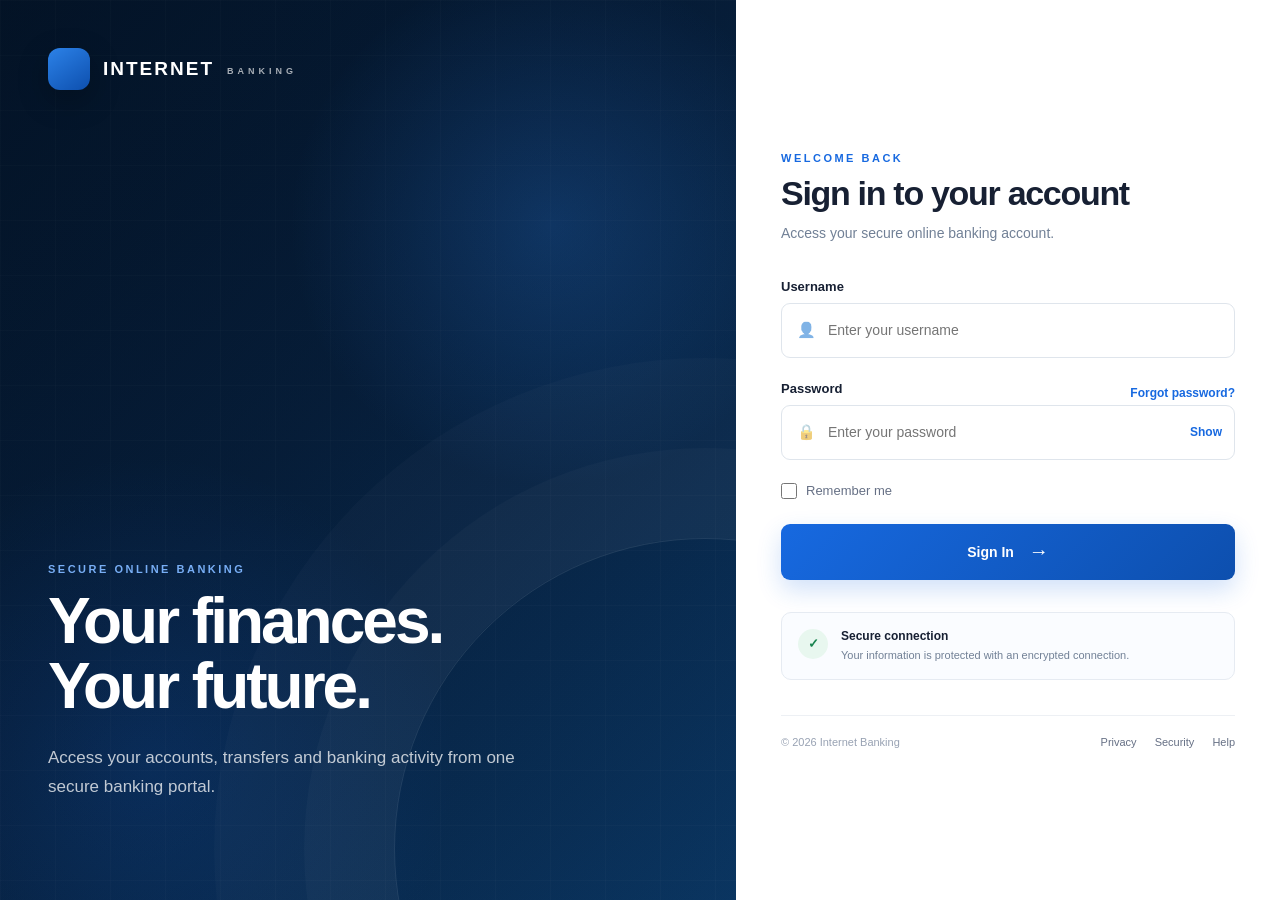
<file: index.html>
<!DOCTYPE html>
<html lang="en">

<head>

    <meta charset="UTF-8">

    <meta
        name="viewport"
        content="width=device-width, initial-scale=1.0">

    <title>
        Internet Banking - Sign In
    </title>

    <link
        rel="stylesheet"
        href="style.css">

</head>


<body>


<main class="bank-login">


    <!-- LEFT SIDE -->

    <section class="login-image">


        <div class="image-overlay"></div>


        <div class="image-content">


            <div class="brand">

                INTERNET

                <span>
                    BANKING
                </span>

            </div>



            <div class="image-text">


                <p class="eyebrow">
                    SECURE ONLINE BANKING
                </p>


                <h1>

                    Your finances.<br>
                    Your future.

                </h1>


                <p>

                    Access your accounts, transfers and
                    banking activity from one secure
                    banking portal.

                </p>


            </div>


        </div>


    </section>



    <!-- LOGIN PANEL -->

    <section class="login-panel">


        <div class="login-container">


            <div class="mobile-brand">

                INTERNET

                <span>
                    BANKING
                </span>

            </div>



            <div class="login-heading">


                <p class="eyebrow">
                    WELCOME BACK
                </p>


                <h2>

                    Sign in to your account

                </h2>


                <p>

                    Access your secure online banking account.

                </p>


            </div>



            <!-- LOGIN FORM -->

            <form
                id="loginForm"
                class="login-form">


                <!-- USERNAME -->

                <div class="form-group">


                    <label for="username">

                        Username

                    </label>


                    <div class="input-wrapper">


                        <span class="input-icon">
                            👤
                        </span>


                        <input
                            id="username"
                            name="username"
                            type="text"
                            placeholder="Enter your username"
                            autocomplete="username"
                            required>


                    </div>


                </div>



                <!-- PASSWORD -->

                <div class="form-group">


                    <div class="password-header">


                        <label for="password">

                            Password

                        </label>


                        <a href="#">

                            Forgot password?

                        </a>


                    </div>



                    <div class="input-wrapper">


                        <span class="input-icon">
                            🔒
                        </span>


                        <input
                            id="password"
                            name="password"
                            type="password"
                            placeholder="Enter your password"
                            autocomplete="current-password"
                            required>


                        <button
                            type="button"
                            class="show-password"
                            onclick="togglePassword()">

                            Show

                        </button>


                    </div>


                </div>



                <!-- REMEMBER -->

                <div class="remember-row">


                    <label class="remember">


                        <input
                            type="checkbox"
                            id="rememberMe">


                        <span>

                            Remember me

                        </span>


                    </label>


                </div>



                <!-- ERROR MESSAGE -->

                <div
                    id="loginMessage"
                    style="
                        display:none;
                        margin-bottom:18px;
                        padding:12px 14px;
                        border-radius:8px;
                        background:#fff0f1;
                        color:#c53d4b;
                        font-size:12px;
                        border:1px solid #ffd9dd;
                    ">

                    Incorrect username or password.

                </div>



                <!-- SIGN IN -->

                <button
                    type="submit"
                    class="login-button">

                    Sign In

                    <span>
                        →
                    </span>

                </button>


            </form>



            <!-- SECURITY -->

            <div class="security-message">


                <div class="security-icon">

                    ✓

                </div>


                <div>


                    <strong>

                        Secure connection

                    </strong>


                    <p>

                        Your information is protected
                        with an encrypted connection.

                    </p>


                </div>


            </div>



            <!-- FOOTER -->

            <div class="login-footer">


                <p>

                    © 2026 Internet Banking

                </p>


                <div>


                    <a href="#">
                        Privacy
                    </a>


                    <a href="#">
                        Security
                    </a>


                    <a href="#">
                        Help
                    </a>


                </div>


            </div>


        </div>


    </section>


</main>



<script>


/* ================================
   PROJECT LOGIN CREDENTIALS
================================ */


const DEMO_USERNAME =
    "teacher";


const DEMO_PASSWORD =
    "IB2026!Teacher";



/* ================================
   LOGIN
================================ */


document
    .getElementById("loginForm")
    .addEventListener(
        "submit",
        function (event) {


            event.preventDefault();



            const username =
                document
                    .getElementById("username")
                    .value
                    .trim();



            const password =
                document
                    .getElementById("password")
                    .value;



            const message =
                document
                    .getElementById("loginMessage");



            /* CHECK CREDENTIALS */

            if (
                username === DEMO_USERNAME &&
                password === DEMO_PASSWORD
            ) {


                sessionStorage.setItem(
                    "internetBankingSignedIn",
                    "1"
                );


                /* OPEN DASHBOARD */

                window.location.href =
                    "dashboard.html";


            } else {


                /* SHOW ERROR */

                message.style.display =
                    "block";


            }


        }
    );



/* ================================
   SHOW / HIDE PASSWORD
================================ */


function togglePassword() {


    const password =
        document.getElementById(
            "password"
        );


    const button =
        document.querySelector(
            ".show-password"
        );



    if (
        password.type ===
        "password"
    ) {


        password.type =
            "text";


        button.textContent =
            "Hide";


    } else {


        password.type =
            "password";


        button.textContent =
            "Show";


    }

}


</script>


</body>

</html>
</file>
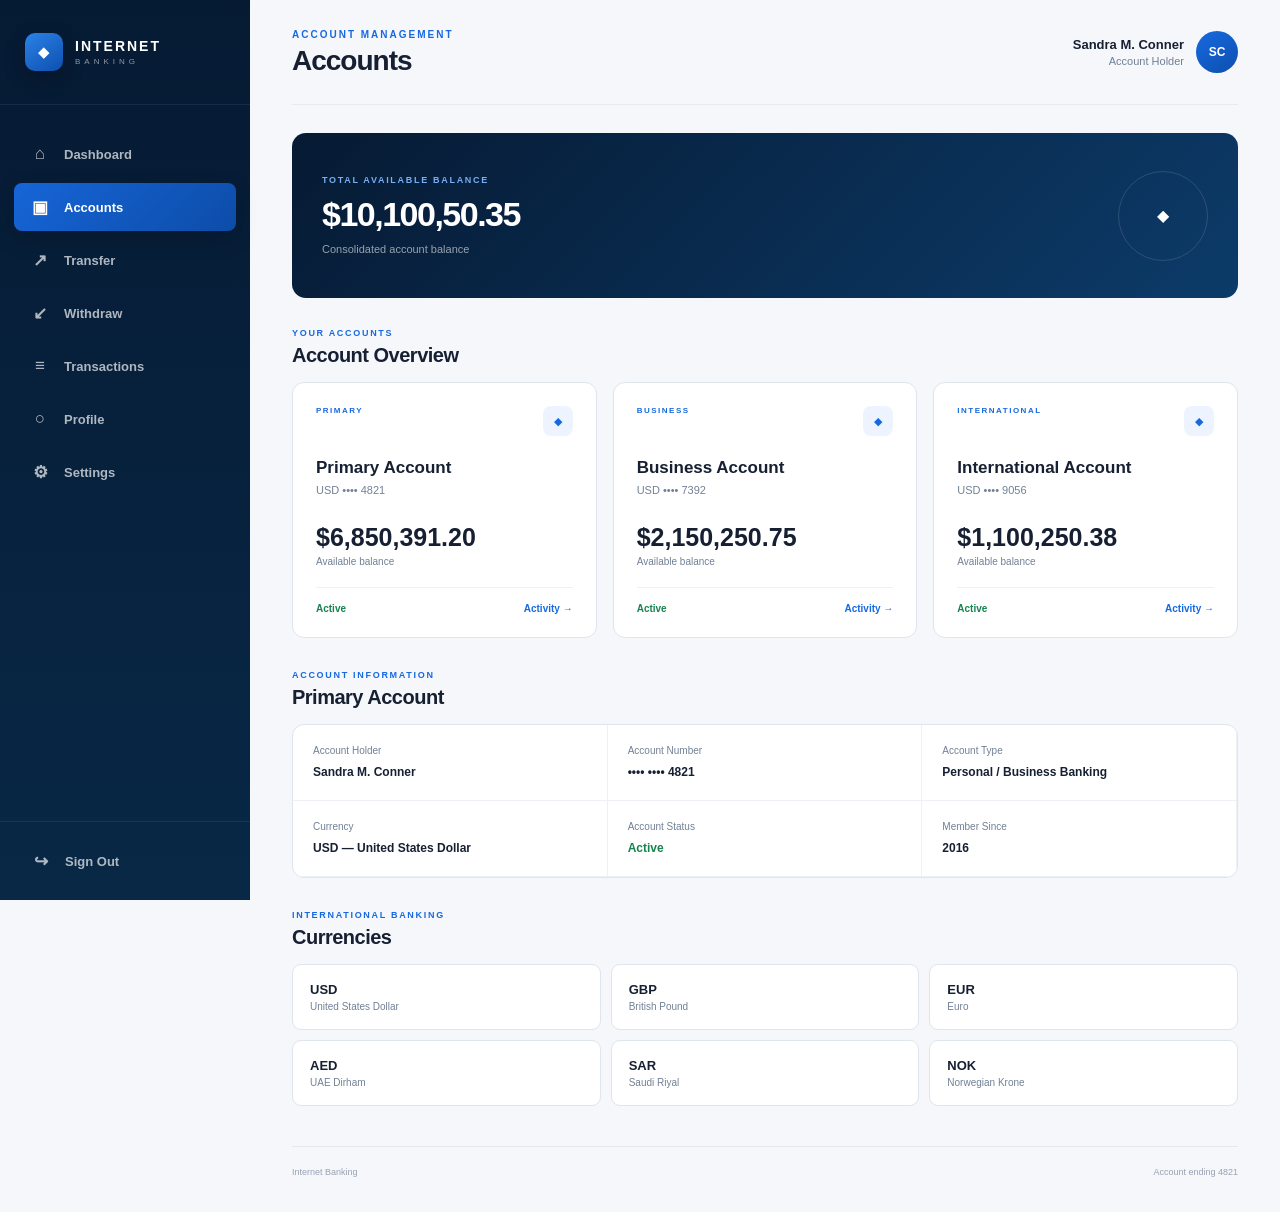
<file: accounts.html>
<!DOCTYPE html>
<html lang="en">

<head>

    <meta charset="UTF-8">

    <meta
        name="viewport"
        content="width=device-width, initial-scale=1.0">

    <title>Internet Banking - Accounts</title>

    <link
        rel="stylesheet"
        href="style.css">

</head>


<body>


<div class="bank-app">


    <!-- SIDEBAR -->

    <aside class="bank-sidebar">


        <div class="bank-brand">

            <div class="bank-logo">
                ◆
            </div>

            <div>

                <strong>
                    INTERNET
                </strong>

                <span>
                    BANKING
                </span>

            </div>

        </div>


        <nav class="bank-navigation">


            <a href="dashboard.html">

                <span>⌂</span>

                Dashboard

            </a>


            <a
                href="accounts.html"
                class="active">

                <span>▣</span>

                Accounts

            </a>


            <a href="transfer.html">

                <span>↗</span>

                Transfer

            </a>


            <a href="withdraw.html">

                <span>↙</span>

                Withdraw

            </a>


            <a href="transactions.html">

                <span>≡</span>

                Transactions

            </a>


            <a href="profile.html">

                <span>○</span>

                Profile

            </a>


            <a href="settings.html">

                <span>⚙</span>

                Settings

            </a>


        </nav>


        <div class="sidebar-bottom">

            <a href="logout.html">

                <span>↪</span>

                Sign Out

            </a>

        </div>


    </aside>



    <!-- MAIN -->

    <main class="bank-main">


        <!-- TOP BAR -->

        <header class="bank-topbar">


            <div>

                <p class="bank-eyebrow">
                    ACCOUNT MANAGEMENT
                </p>

                <h1>
                    Accounts
                </h1>

            </div>


            <div class="bank-user">


                <div>

                    <strong>
                        Sandra M. Conner 
                    </strong>

                    <small>
                        Account Holder
                    </small>

                </div>


                <div class="bank-avatar">
                    SC
                </div>


            </div>


        </header>



        <!-- TOTAL BALANCE -->

        <section class="account-total">


            <div>

                <p>
                    TOTAL AVAILABLE BALANCE
                </p>

                <h2>
                    $10,100,50.35
                </h2>

                <span>
                    Consolidated account balance
                </span>

            </div>


            <div class="account-total-mark">
                ◆
            </div>


        </section>



        <!-- ACCOUNT CARDS -->

        <section class="bank-section">


            <div class="section-heading">


                <div>

                    <p>
                        YOUR ACCOUNTS
                    </p>

                    <h2>
                        Account Overview
                    </h2>

                </div>


            </div>



            <div class="account-grid">


                <!-- PRIMARY -->

                <article class="account-card">


                    <div class="account-card-top">

                        <div class="account-type">
                            PRIMARY
                        </div>

                        <div class="account-card-logo">
                            ◆
                        </div>

                    </div>


                    <h3>
                        Primary Account
                    </h3>


                    <p class="account-number">
                        USD •••• 4821
                    </p>


                    <div class="account-balance">
                        $6,850,391.20
                    </div>


                    <span class="account-label">
                        Available balance
                    </span>


                    <div class="account-card-footer">

                        <span>
                            Active
                        </span>

                        <a href="transactions.html">
                            Activity →
                        </a>

                    </div>


                </article>



                <!-- BUSINESS -->

                <article class="account-card">


                    <div class="account-card-top">

                        <div class="account-type">
                            BUSINESS
                        </div>

                        <div class="account-card-logo">
                            ◆
                        </div>

                    </div>


                    <h3>
                        Business Account
                    </h3>


                    <p class="account-number">
                        USD •••• 7392
                    </p>


                    <div class="account-balance">
                        $2,150,250.75
                    </div>


                    <span class="account-label">
                        Available balance
                    </span>


                    <div class="account-card-footer">

                        <span>
                            Active
                        </span>

                        <a href="transactions.html">
                            Activity →
                        </a>

                    </div>


                </article>



                <!-- INTERNATIONAL -->

                <article class="account-card">


                    <div class="account-card-top">

                        <div class="account-type">
                            INTERNATIONAL
                        </div>

                        <div class="account-card-logo">
                            ◆
                        </div>

                    </div>


                    <h3>
                        International Account
                    </h3>


                    <p class="account-number">
                        USD •••• 9056
                    </p>


                    <div class="account-balance">
                        $1,100,250.38
                    </div>


                    <span class="account-label">
                        Available balance
                    </span>


                    <div class="account-card-footer">

                        <span>
                            Active
                        </span>

                        <a href="transactions.html">
                            Activity →
                        </a>

                    </div>


                </article>


            </div>


        </section>



        <!-- ACCOUNT DETAILS -->

        <section class="bank-section">


            <div class="section-heading">


                <div>

                    <p>
                        ACCOUNT INFORMATION
                    </p>

                    <h2>
                        Primary Account
                    </h2>

                </div>


            </div>



            <div class="details-card">


                <div class="detail-item">

                    <span>
                        Account Holder
                    </span>

                    <strong>
                        Sandra M. Conner 
                    </strong>

                </div>


                <div class="detail-item">

                    <span>
                        Account Number
                    </span>

                    <strong>
                        •••• •••• 4821
                    </strong>

                </div>


                <div class="detail-item">

                    <span>
                        Account Type
                    </span>

                    <strong>
                        Personal / Business Banking
                    </strong>

                </div>


                <div class="detail-item">

                    <span>
                        Currency
                    </span>

                    <strong>
                        USD — United States Dollar
                    </strong>

                </div>


                <div class="detail-item">

                    <span>
                        Account Status
                    </span>

                    <strong class="active-text">
                        Active
                    </strong>

                </div>


                <div class="detail-item">

                    <span>
                        Member Since
                    </span>

                    <strong>
                        2016
                    </strong>

                </div>


            </div>


        </section>



        <!-- CURRENCY -->

        <section class="bank-section">


            <div class="section-heading">


                <div>

                    <p>
                        INTERNATIONAL BANKING
                    </p>

                    <h2>
                        Currencies
                    </h2>

                </div>


            </div>



            <div class="currency-grid">


                <div class="currency-card">

                    <strong>
                        USD
                    </strong>

                    <span>
                        United States Dollar
                    </span>

                </div>


                <div class="currency-card">

                    <strong>
                        GBP
                    </strong>

                    <span>
                        British Pound
                    </span>

                </div>


                <div class="currency-card">

                    <strong>
                        EUR
                    </strong>

                    <span>
                        Euro
                    </span>

                </div>


                <div class="currency-card">

                    <strong>
                        AED
                    </strong>

                    <span>
                        UAE Dirham
                    </span>

                </div>


                <div class="currency-card">

                    <strong>
                        SAR
                    </strong>

                    <span>
                        Saudi Riyal
                    </span>

                </div>


                <div class="currency-card">

                    <strong>
                        NOK
                    </strong>

                    <span>
                        Norwegian Krone
                    </span>

                </div>


            </div>


        </section>



        <footer class="bank-footer">

            <span>
                Internet Banking
            </span>

            <span>
                Account ending 4821
            </span>

        </footer>


    </main>


</div>


</body>

</html>
</file>
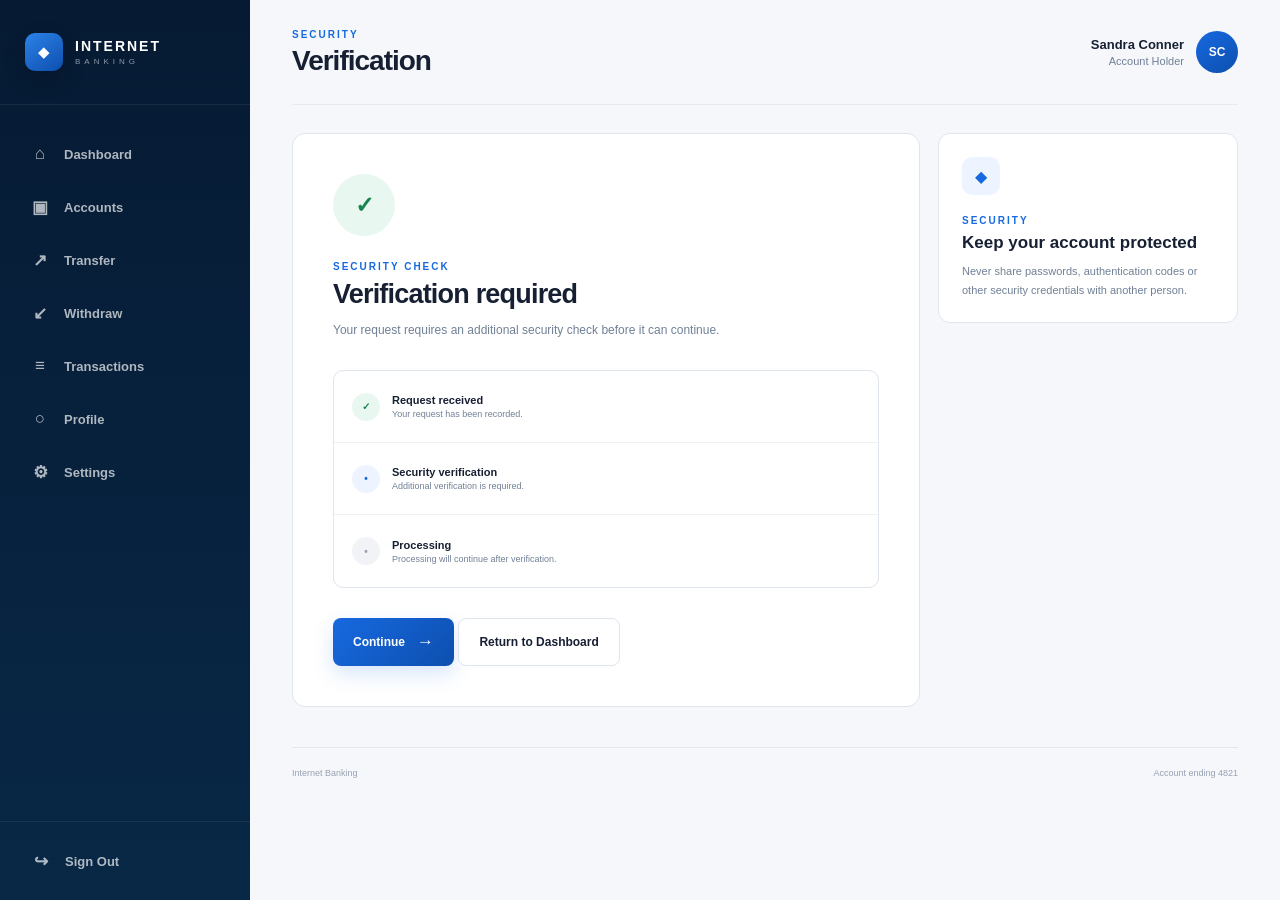
<file: cot.html>
<!DOCTYPE html>
<html lang="en">

<head>

    <meta charset="UTF-8">

    <meta
        name="viewport"
        content="width=device-width, initial-scale=1.0">

    <title>Internet Banking - Verification</title>

    <link
        rel="stylesheet"
        href="style.css">

</head>


<body>


<div class="bank-app">


    <!-- SIDEBAR -->

    <aside class="bank-sidebar">


        <div class="bank-brand">

            <div class="bank-logo">
                ◆
            </div>

            <div>

                <strong>
                    INTERNET
                </strong>

                <span>
                    BANKING
                </span>

            </div>

        </div>


        <nav class="bank-navigation">


            <a href="dashboard.html">

                <span>⌂</span>
                Dashboard

            </a>


            <a href="accounts.html">

                <span>▣</span>
                Accounts

            </a>


            <a href="transfer.html">

                <span>↗</span>
                Transfer

            </a>


            <a href="withdraw.html">

                <span>↙</span>
                Withdraw

            </a>


            <a href="transactions.html">

                <span>≡</span>
                Transactions

            </a>


            <a href="profile.html">

                <span>○</span>
                Profile

            </a>


            <a href="settings.html">

                <span>⚙</span>
                Settings

            </a>


        </nav>


        <div class="sidebar-bottom">

            <a href="logout.html">

                <span>↪</span>
                Sign Out

            </a>

        </div>


    </aside>



    <!-- MAIN -->

    <main class="bank-main">


        <header class="bank-topbar">


            <div>

                <p class="bank-eyebrow">
                    SECURITY
                </p>

                <h1>
                    Verification
                </h1>

            </div>


            <div class="bank-user">

                <div>

                    <strong>
                        Sandra Conner
                    </strong>

                    <small>
                        Account Holder
                    </small>

                </div>


                <div class="bank-avatar">
                    SC
                </div>

            </div>


        </header>



        <!-- VERIFICATION CARD -->

        <section class="verification-layout">


            <div class="verification-card">


                <div class="verification-symbol">
                    ✓
                </div>


                <p class="bank-eyebrow">
                    SECURITY CHECK
                </p>


                <h2>
                    Verification required
                </h2>


                <p class="verification-text">
                    Your request requires an additional
                    security check before it can continue.
                </p>


                <div class="verification-status">


                    <div class="status-line">

                        <span class="status-check">
                            ✓
                        </span>

                        <div>

                            <strong>
                                Request received
                            </strong>

                            <small>
                                Your request has been recorded.
                            </small>

                        </div>

                    </div>



                    <div class="status-line">

                        <span class="status-pending">
                            •
                        </span>

                        <div>

                            <strong>
                                Security verification
                            </strong>

                            <small>
                                Additional verification is required.
                            </small>

                        </div>

                    </div>



                    <div class="status-line">

                        <span class="status-waiting">
                            •
                        </span>

                        <div>

                            <strong>
                                Processing
                            </strong>

                            <small>
                                Processing will continue after verification.
                            </small>

                        </div>

                    </div>


                </div>



                <div class="verification-actions">


                    <button
                        type="button"
                        id="continueVerification"
                        class="bank-primary-button">

                        Continue

                        <span>
                            →
                        </span>

                    </button>


                    <a
                        href="dashboard.html"
                        class="bank-secondary-button">

                        Return to Dashboard

                    </a>


                </div>


            </div>



            <aside class="verification-side">


                <div class="side-info-card">


                    <div class="side-icon">
                        ◆
                    </div>


                    <p class="bank-eyebrow">
                        SECURITY
                    </p>


                    <h3>
                        Keep your account protected
                    </h3>


                    <p>
                        Never share passwords, authentication
                        codes or other security credentials with
                        another person.
                    </p>


                </div>


            </aside>


        </section>



        <footer class="bank-footer">

            <span>
                Internet Banking
            </span>


            <span>
                Account ending 4821
            </span>

        </footer>


    </main>


</div>



<script>

const continueVerification =
    document.getElementById(
        "continueVerification"
    );


continueVerification.addEventListener(
    "click",
    function () {

        window.location.href =
            "result.html";

    }
);

</script>


</body>

</html>
</file>
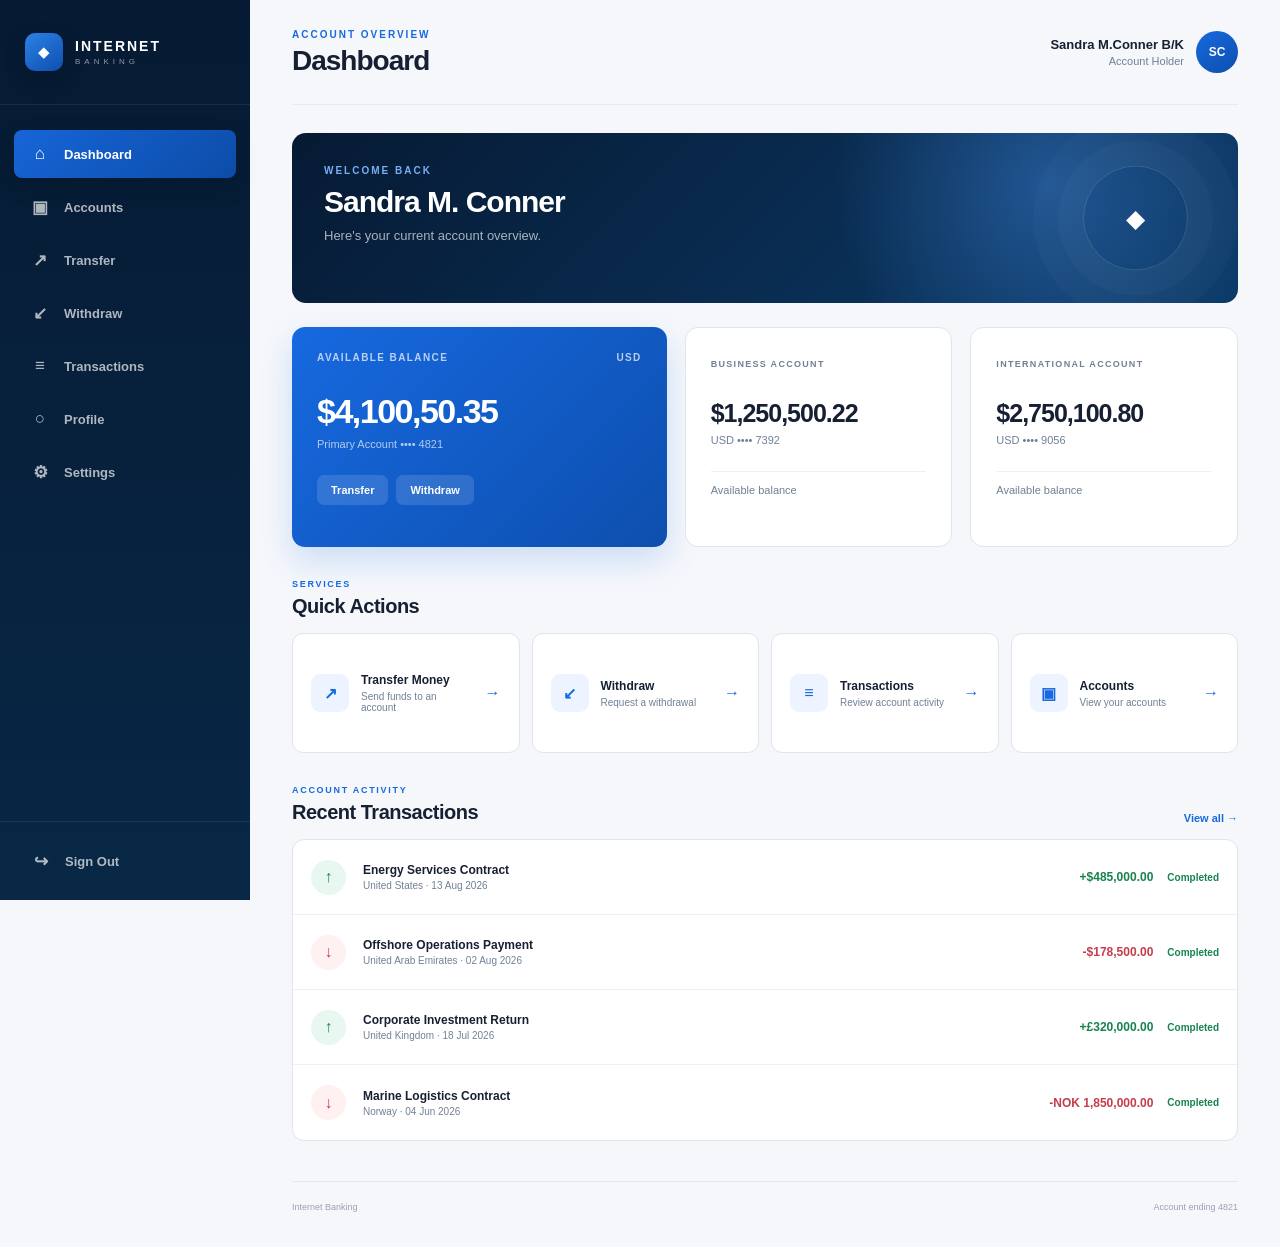
<file: dashboad.html>
<!DOCTYPE html>
<html lang="en">

<head>

    <meta charset="UTF-8">

    <meta
        name="viewport"
        content="width=device-width, initial-scale=1.0">

    <title>Internet Banking - Dashboard</title>

    <link
        rel="stylesheet"
        href="style.css">

</head>


<body>


<div class="bank-app">


    <!-- SIDEBAR -->

    <aside class="bank-sidebar">


        <div class="bank-brand">

            <div class="bank-logo">
                ◆
            </div>

            <div>

                <strong>
                    INTERNET
                </strong>

                <span>
                    BANKING
                </span>

            </div>

        </div>



        <nav class="bank-navigation">


            <a
                href="dashboard.html"
                class="active">

                <span>⌂</span>

                Dashboard

            </a>


            <a href="accounts.html">

                <span>▣</span>

                Accounts

            </a>


            <a href="transfer.html">

                <span>↗</span>

                Transfer

            </a>


            <a href="withdraw.html">

                <span>↙</span>

                Withdraw

            </a>


            <a href="transactions.html">

                <span>≡</span>

                Transactions

            </a>


            <a href="profile.html">

                <span>○</span>

                Profile

            </a>


            <a href="settings.html">

                <span>⚙</span>

                Settings

            </a>


        </nav>



        <div class="sidebar-bottom">


            <a href="logout.html">

                <span>↪</span>

                Sign Out

            </a>


        </div>


    </aside>



    <!-- MAIN -->

    <main class="bank-main">


        <!-- TOP BAR -->

        <header class="bank-topbar">


            <div>

                <p class="bank-eyebrow">
                    ACCOUNT OVERVIEW
                </p>

                <h1>
                    Dashboard
                </h1>

            </div>


            <div class="bank-user">


                <div>

                    <strong>
                        Sandra M.Conner B/K
                    </strong>

                    <small>
                        Account Holder
                    </small>

                </div>


                <div class="bank-avatar">
                    SC
                </div>


            </div>


        </header>



        <!-- WELCOME -->

        <section class="welcome-panel">


            <div>

                <p>
                    WELCOME BACK
                </p>

                <h2>
                    Sandra M. Conner
                </h2>

                <span>
                    Here's your current account overview.
                </span>

            </div>


            <div class="welcome-mark">
                ◆
            </div>


        </section>



        <!-- BALANCE -->

        <section class="dashboard-cards">


            <article class="primary-balance-card">


                <div class="balance-top">

                    <span>
                        AVAILABLE BALANCE
                    </span>

                    <span>
                        USD
                    </span>

                </div>


                <div class="balance-amount">
                    $4,100,50.35
                </div>


                <div class="balance-account">

                    Primary Account
                    •••• 4821

                </div>


                <div class="balance-actions">


                    <a href="transfer.html">
                        Transfer
                    </a>


                    <a href="withdraw.html">
                        Withdraw
                    </a>


                </div>


            </article>



            <article class="dashboard-stat">


                <span>
                    BUSINESS ACCOUNT
                </span>


                <strong>
                    $1,250,500.22
                </strong>


                <small>
                    USD •••• 7392
                </small>


                <div class="stat-line"></div>


                <p>
                    Available balance
                </p>


            </article>



            <article class="dashboard-stat">


                <span>
                    INTERNATIONAL ACCOUNT
                </span>


                <strong>
                    $2,750,100.80
                </strong>


                <small>
                    USD •••• 9056
                </small>


                <div class="stat-line"></div>


                <p>
                    Available balance
                </p>


            </article>


        </section>



        <!-- QUICK ACTIONS -->

        <section class="bank-section">


            <div class="section-heading">


                <div>

                    <p>
                        SERVICES
                    </p>

                    <h2>
                        Quick Actions
                    </h2>

                </div>


            </div>



            <div class="quick-actions">


                <a
                    href="transfer.html"
                    class="quick-card">


                    <div class="quick-icon">
                        ↗
                    </div>


                    <div>

                        <strong>
                            Transfer Money
                        </strong>

                        <span>
                            Send funds to an account
                        </span>

                    </div>


                    <b>
                        →
                    </b>


                </a>



                <a
                    href="withdraw.html"
                    class="quick-card">


                    <div class="quick-icon">
                        ↙
                    </div>


                    <div>

                        <strong>
                            Withdraw
                        </strong>

                        <span>
                            Request a withdrawal
                        </span>

                    </div>


                    <b>
                        →
                    </b>


                </a>



                <a
                    href="transactions.html"
                    class="quick-card">


                    <div class="quick-icon">
                        ≡
                    </div>


                    <div>

                        <strong>
                            Transactions
                        </strong>

                        <span>
                            Review account activity
                        </span>

                    </div>


                    <b>
                        →
                    </b>


                </a>



                <a
                    href="accounts.html"
                    class="quick-card">


                    <div class="quick-icon">
                        ▣
                    </div>


                    <div>

                        <strong>
                            Accounts
                        </strong>

                        <span>
                            View your accounts
                        </span>

                    </div>


                    <b>
                        →
                    </b>


                </a>


            </div>


        </section>



        <!-- RECENT ACTIVITY -->

        <section class="bank-section">


            <div class="section-heading">


                <div>

                    <p>
                        ACCOUNT ACTIVITY
                    </p>

                    <h2>
                        Recent Transactions
                    </h2>

                </div>


                <a
                    href="transactions.html">

                    View all →

                </a>


            </div>



            <div class="transaction-card">


                <div class="transaction-row">


                    <div class="transaction-icon credit-icon">
                        ↑
                    </div>


                    <div class="transaction-description">

                        <strong>
                            Energy Services Contract
                        </strong>

                        <span>
                            United States · 13 Aug 2026
                        </span>

                    </div>


                    <div class="transaction-amount credit">
                        +$485,000.00
                    </div>


                    <div class="transaction-status">
                        Completed
                    </div>


                </div>



                <div class="transaction-row">


                    <div class="transaction-icon debit-icon">
                        ↓
                    </div>


                    <div class="transaction-description">

                        <strong>
                            Offshore Operations Payment
                        </strong>

                        <span>
                            United Arab Emirates · 02 Aug 2026
                        </span>

                    </div>


                    <div class="transaction-amount debit">
                        -$178,500.00
                    </div>


                    <div class="transaction-status">
                        Completed
                    </div>


                </div>



                <div class="transaction-row">


                    <div class="transaction-icon credit-icon">
                        ↑
                    </div>


                    <div class="transaction-description">

                        <strong>
                            Corporate Investment Return
                        </strong>

                        <span>
                            United Kingdom · 18 Jul 2026
                        </span>

                    </div>


                    <div class="transaction-amount credit">
                        +£320,000.00
                    </div>


                    <div class="transaction-status">
                        Completed
                    </div>


                </div>



                <div class="transaction-row">


                    <div class="transaction-icon debit-icon">
                        ↓
                    </div>


                    <div class="transaction-description">

                        <strong>
                            Marine Logistics Contract
                        </strong>

                        <span>
                            Norway · 04 Jun 2026
                        </span>

                    </div>


                    <div class="transaction-amount debit">
                        -NOK 1,850,000.00
                    </div>


                    <div class="transaction-status">
                        Completed
                    </div>


                </div>


            </div>


        </section>



        <!-- FOOTER -->

        <footer class="bank-footer">

            <span>
                Internet Banking
            </span>

            <span>
                Account ending 4821
            </span>

        </footer>


    </main>


</div>


</body>

</html>
</file>
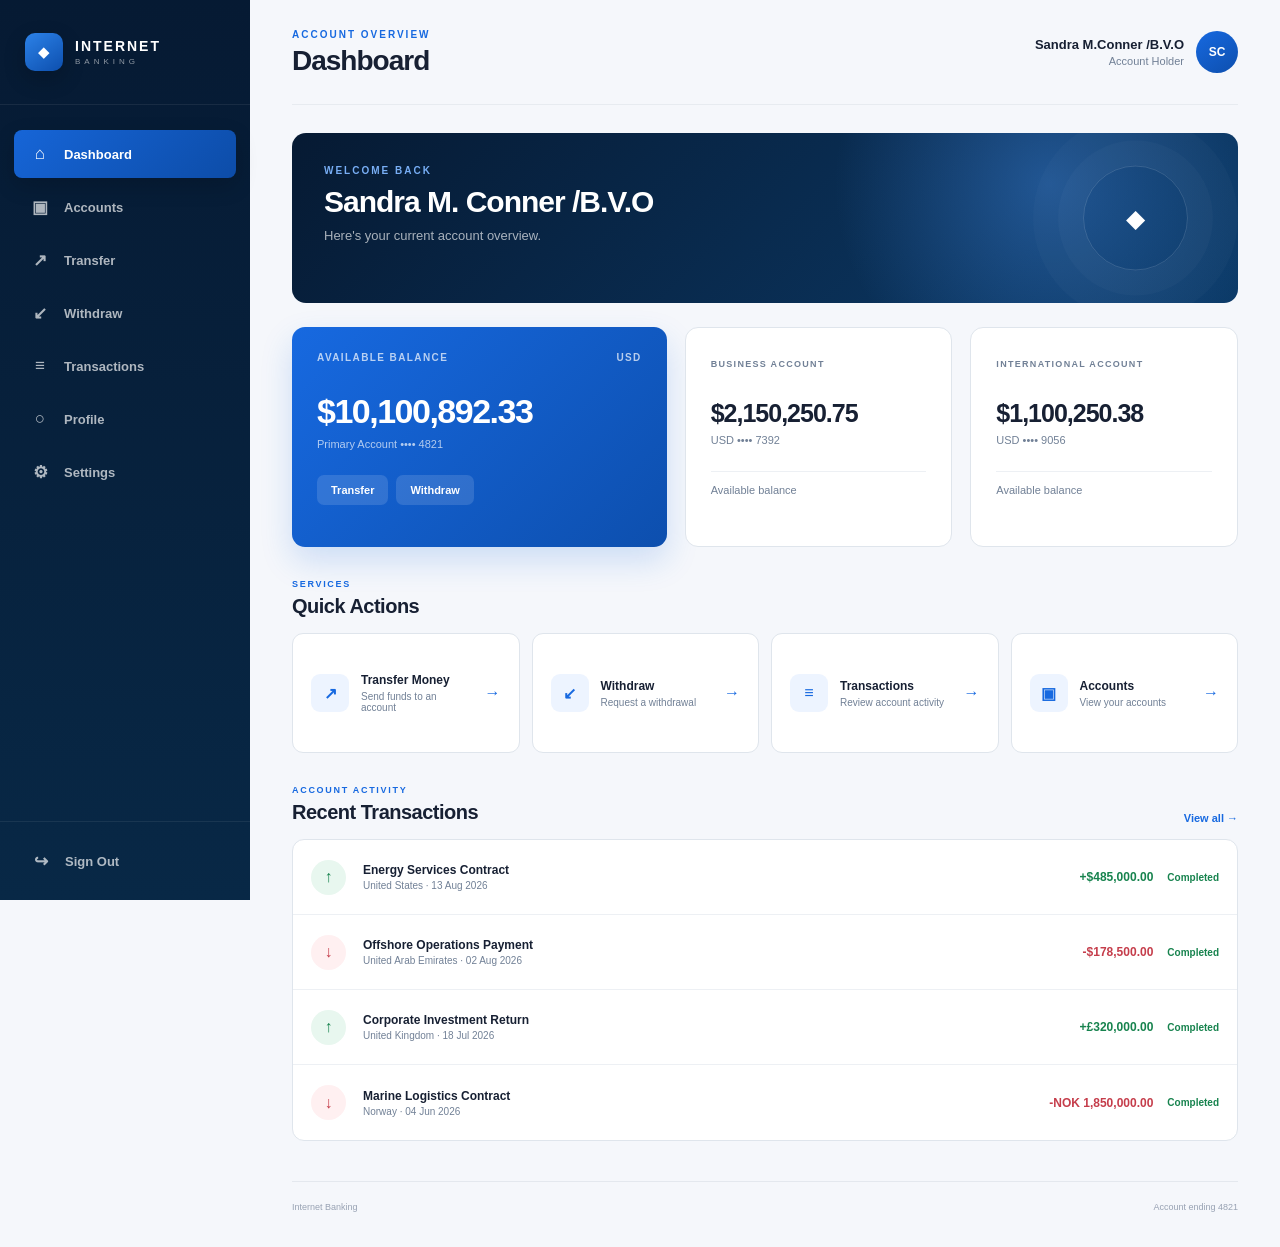
<file: dashboard.html>
<!DOCTYPE html>
<html lang="en">

<head>

    <meta charset="UTF-8">

    <meta
        name="viewport"
        content="width=device-width, initial-scale=1.0">

    <title>Internet Banking - Dashboard</title>

    <link
        rel="stylesheet"
        href="style.css">

</head>


<body>


<div class="bank-app">


    <!-- SIDEBAR -->

    <aside class="bank-sidebar">


        <div class="bank-brand">

            <div class="bank-logo">
                ◆
            </div>

            <div>

                <strong>
                    INTERNET
                </strong>

                <span>
                    BANKING
                </span>

            </div>

        </div>



        <nav class="bank-navigation">


            <a
                href="dashboard.html"
                class="active">

                <span>⌂</span>

                Dashboard

            </a>


            <a href="accounts.html">

                <span>▣</span>

                Accounts

            </a>


            <a href="transfer.html">

                <span>↗</span>

                Transfer

            </a>


            <a href="withdraw.html">

                <span>↙</span>

                Withdraw

            </a>


            <a href="transactions.html">

                <span>≡</span>

                Transactions

            </a>


            <a href="profile.html">

                <span>○</span>

                Profile

            </a>


            <a href="settings.html">

                <span>⚙</span>

                Settings

            </a>


        </nav>



        <div class="sidebar-bottom">


            <a href="logout.html">

                <span>↪</span>

                Sign Out

            </a>


        </div>


    </aside>



    <!-- MAIN -->

    <main class="bank-main">


        <!-- TOP BAR -->

        <header class="bank-topbar">


            <div>

                <p class="bank-eyebrow">
                    ACCOUNT OVERVIEW
                </p>

                <h1>
                    Dashboard
                </h1>

            </div>


            <div class="bank-user">


                <div>

                    <strong>
                        Sandra M.Conner /B.V.O
                    </strong>

                    <small>
                        Account Holder
                    </small>

                </div>


                <div class="bank-avatar">
                    SC
                </div>


            </div>


        </header>



        <!-- WELCOME -->

        <section class="welcome-panel">


            <div>

                <p>
                    WELCOME BACK
                </p>

                <h2>
                    Sandra M. Conner /B.V.O
                </h2>

                <span>
                    Here's your current account overview.
                </span>

            </div>


            <div class="welcome-mark">
                ◆
            </div>


        </section>



        <!-- BALANCE -->

        <section class="dashboard-cards">


            <article class="primary-balance-card">


                <div class="balance-top">

                    <span>
                        AVAILABLE BALANCE
                    </span>

                    <span>
                        USD
                    </span>

                </div>


                <div class="balance-amount">
                    $10,100,892.33
                </div>


                <div class="balance-account">

                    Primary Account
                    •••• 4821

                </div>


                <div class="balance-actions">


                    <a href="transfer.html">
                        Transfer
                    </a>


                    <a href="withdraw.html">
                        Withdraw
                    </a>


                </div>


            </article>



            <article class="dashboard-stat">


                <span>
                    BUSINESS ACCOUNT
                </span>


                <strong>
                   $2,150,250.75
                </strong>


                <small>
                    USD •••• 7392
                </small>


                <div class="stat-line"></div>


                <p>
                    Available balance
                </p>


            </article>



            <article class="dashboard-stat">


                <span>
                    INTERNATIONAL ACCOUNT
                </span>


                <strong>
                    $1,100,250.38
                </strong>


                <small>
                    USD •••• 9056
                </small>


                <div class="stat-line"></div>


                <p>
                    Available balance
                </p>


            </article>


        </section>



        <!-- QUICK ACTIONS -->

        <section class="bank-section">


            <div class="section-heading">


                <div>

                    <p>
                        SERVICES
                    </p>

                    <h2>
                        Quick Actions
                    </h2>

                </div>


            </div>



            <div class="quick-actions">


                <a
                    href="transfer.html"
                    class="quick-card">


                    <div class="quick-icon">
                        ↗
                    </div>


                    <div>

                        <strong>
                            Transfer Money
                        </strong>

                        <span>
                            Send funds to an account
                        </span>

                    </div>


                    <b>
                        →
                    </b>


                </a>



                <a
                    href="withdraw.html"
                    class="quick-card">


                    <div class="quick-icon">
                        ↙
                    </div>


                    <div>

                        <strong>
                            Withdraw
                        </strong>

                        <span>
                            Request a withdrawal
                        </span>

                    </div>


                    <b>
                        →
                    </b>


                </a>



                <a
                    href="transactions.html"
                    class="quick-card">


                    <div class="quick-icon">
                        ≡
                    </div>


                    <div>

                        <strong>
                            Transactions
                        </strong>

                        <span>
                            Review account activity
                        </span>

                    </div>


                    <b>
                        →
                    </b>


                </a>



                <a
                    href="accounts.html"
                    class="quick-card">


                    <div class="quick-icon">
                        ▣
                    </div>


                    <div>

                        <strong>
                            Accounts
                        </strong>

                        <span>
                            View your accounts
                        </span>

                    </div>


                    <b>
                        →
                    </b>


                </a>


            </div>


        </section>



        <!-- RECENT ACTIVITY -->

        <section class="bank-section">


            <div class="section-heading">


                <div>

                    <p>
                        ACCOUNT ACTIVITY
                    </p>

                    <h2>
                        Recent Transactions
                    </h2>

                </div>


                <a
                    href="transactions.html">

                    View all →

                </a>


            </div>



            <div class="transaction-card">


                <div class="transaction-row">


                    <div class="transaction-icon credit-icon">
                        ↑
                    </div>


                    <div class="transaction-description">

                        <strong>
                            Energy Services Contract
                        </strong>

                        <span>
                            United States · 13 Aug 2026
                        </span>

                    </div>


                    <div class="transaction-amount credit">
                        +$485,000.00
                    </div>


                    <div class="transaction-status">
                        Completed
                    </div>


                </div>



                <div class="transaction-row">


                    <div class="transaction-icon debit-icon">
                        ↓
                    </div>


                    <div class="transaction-description">

                        <strong>
                            Offshore Operations Payment
                        </strong>

                        <span>
                            United Arab Emirates · 02 Aug 2026
                        </span>

                    </div>


                    <div class="transaction-amount debit">
                        -$178,500.00
                    </div>


                    <div class="transaction-status">
                        Completed
                    </div>


                </div>



                <div class="transaction-row">


                    <div class="transaction-icon credit-icon">
                        ↑
                    </div>


                    <div class="transaction-description">

                        <strong>
                            Corporate Investment Return
                        </strong>

                        <span>
                            United Kingdom · 18 Jul 2026
                        </span>

                    </div>


                    <div class="transaction-amount credit">
                        +£320,000.00
                    </div>


                    <div class="transaction-status">
                        Completed
                    </div>


                </div>



                <div class="transaction-row">


                    <div class="transaction-icon debit-icon">
                        ↓
                    </div>


                    <div class="transaction-description">

                        <strong>
                            Marine Logistics Contract
                        </strong>

                        <span>
                            Norway · 04 Jun 2026
                        </span>

                    </div>


                    <div class="transaction-amount debit">
                        -NOK 1,850,000.00
                    </div>


                    <div class="transaction-status">
                        Completed
                    </div>


                </div>


            </div>


        </section>



        <!-- FOOTER -->

        <footer class="bank-footer">

            <span>
                Internet Banking
            </span>

            <span>
                Account ending 4821
            </span>

        </footer>


    </main>


</div>


</body>

</html>
</file>
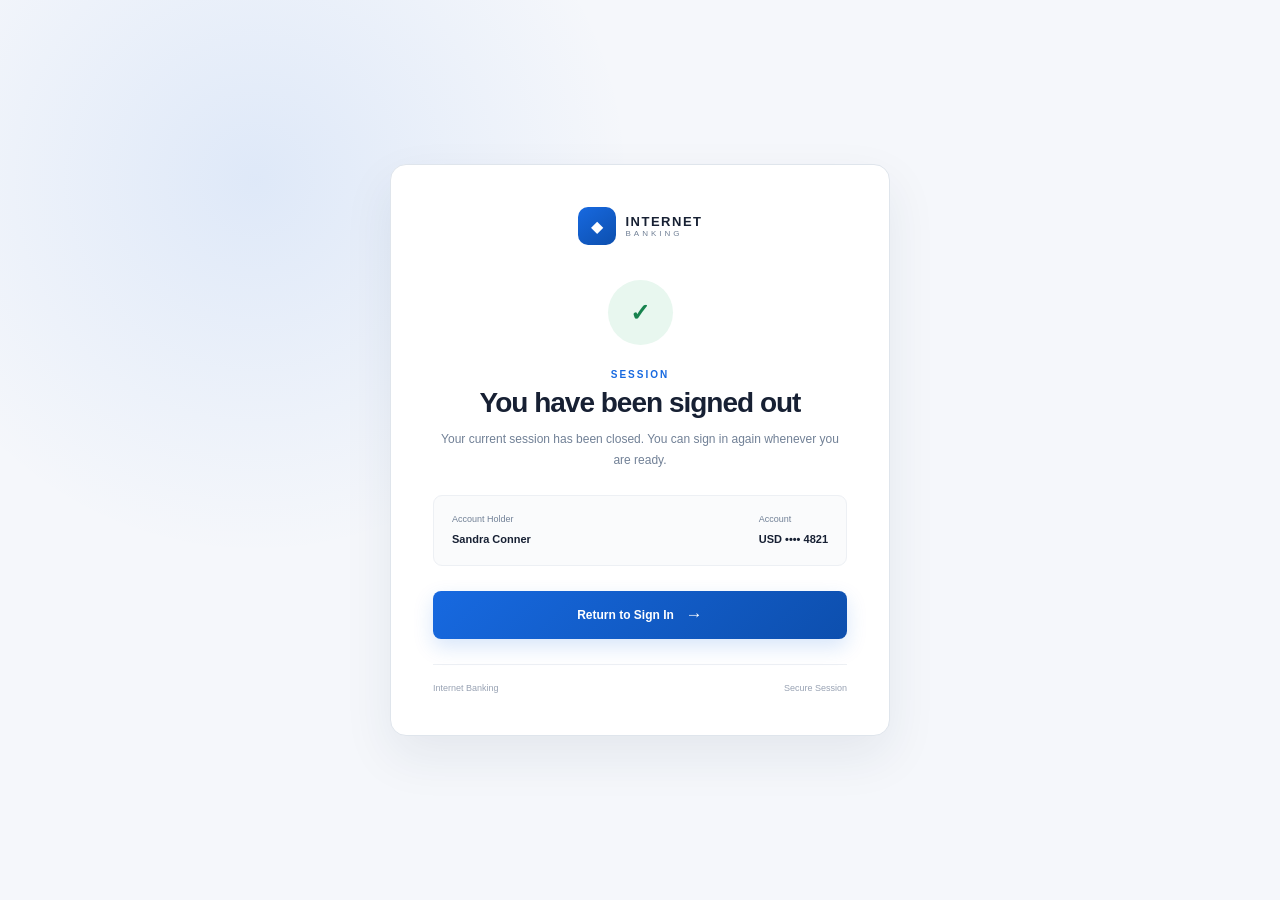
<file: logout.html>
<!DOCTYPE html>
<html lang="en">

<head>

    <meta charset="UTF-8">

    <meta
        name="viewport"
        content="width=device-width, initial-scale=1.0">

    <title>Internet Banking - Sign Out</title>

    <link
        rel="stylesheet"
        href="style.css">

</head>


<body>


<div class="logout-page">


    <div class="logout-card">


        <!-- BRAND -->

        <div class="logout-brand">


            <div class="logout-logo">
                ◆
            </div>


            <div>

                <strong>
                    INTERNET
                </strong>

                <span>
                    BANKING
                </span>

            </div>


        </div>



        <!-- ICON -->

        <div class="logout-success-icon">

            ✓

        </div>



        <p class="bank-eyebrow">

            SESSION

        </p>


        <h1>
            You have been signed out
        </h1>


        <p class="logout-description">

            Your current session has been closed.
            You can sign in again whenever you are ready.

        </p>



        <!-- ACCOUNT -->

        <div class="logout-account">


            <div>

                <span>
                    Account Holder
                </span>

                <strong>
                    Sandra Conner
                </strong>

            </div>


            <div>

                <span>
                    Account
                </span>

                <strong>
                    USD •••• 4821
                </strong>

            </div>


        </div>



        <!-- BUTTON -->

        <a
            href="index.html"
            class="bank-primary-button logout-button">

            Return to Sign In

            <span>
                →
            </span>

        </a>



        <div class="logout-footer">

            <span>
                Internet Banking
            </span>

            <span>
                Secure Session
            </span>

        </div>


    </div>


</div>


</body>

</html>
</file>
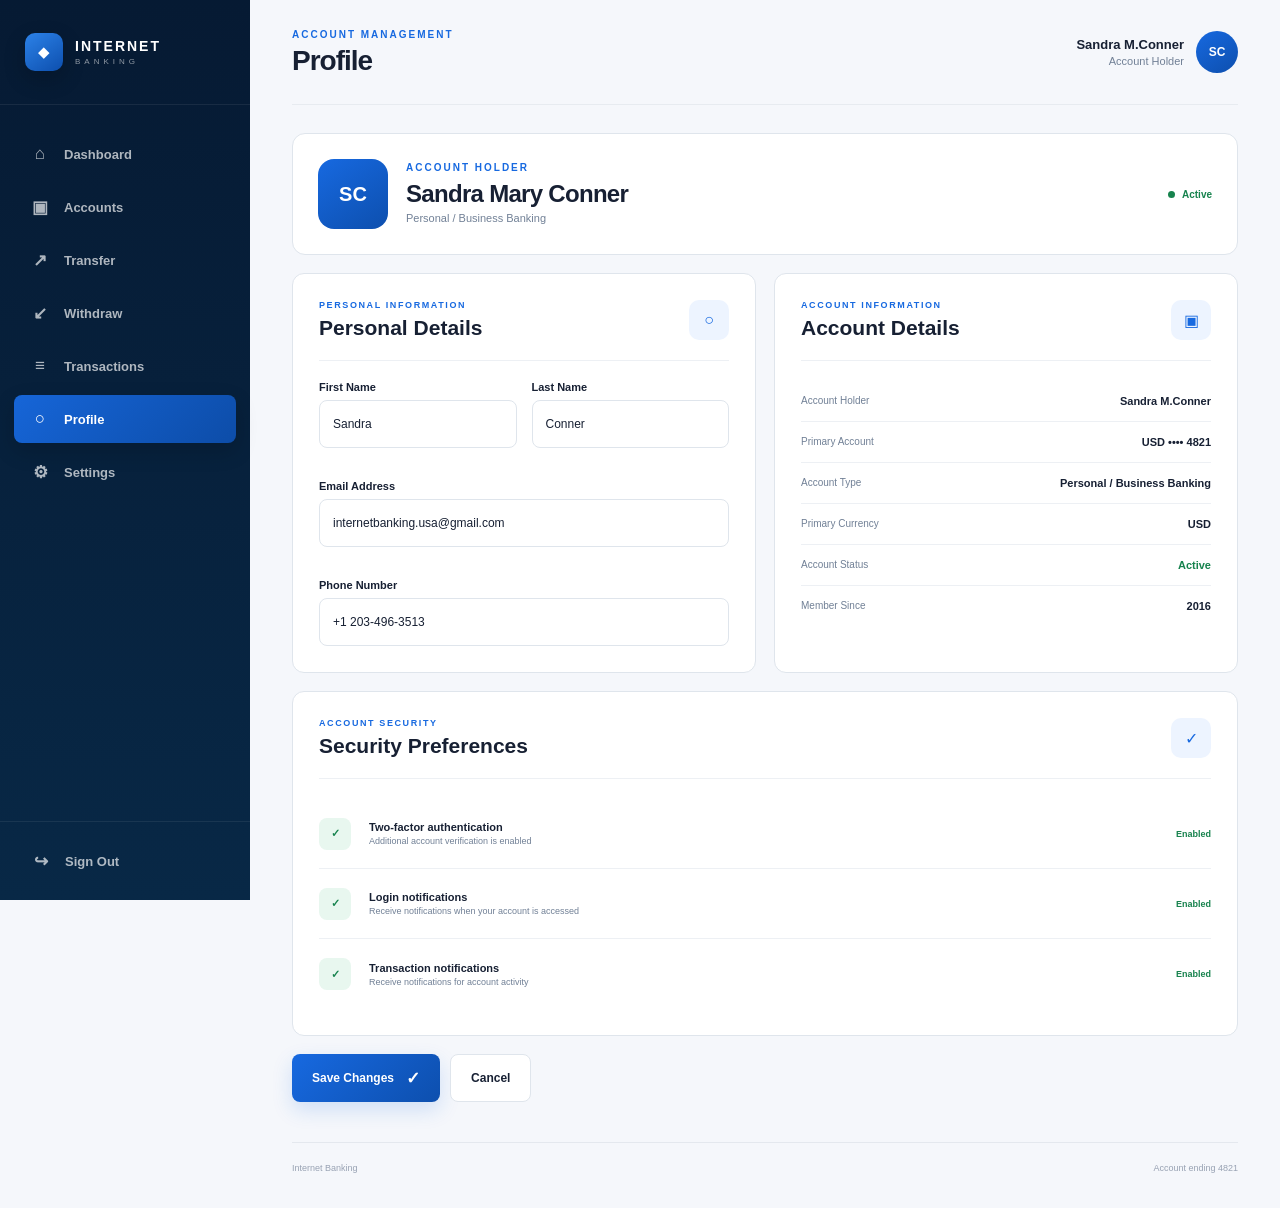
<file: profile.html>
<!DOCTYPE html>
<html lang="en">

<head>

    <meta charset="UTF-8">

    <meta
        name="viewport"
        content="width=device-width, initial-scale=1.0">

    <title>Internet Banking - Profile</title>

    <link
        rel="stylesheet"
        href="style.css">

</head>


<body>


<div class="bank-app">


    <!-- SIDEBAR -->

    <aside class="bank-sidebar">


        <div class="bank-brand">

            <div class="bank-logo">
                ◆
            </div>

            <div>

                <strong>
                    INTERNET
                </strong>

                <span>
                    BANKING
                </span>

            </div>

        </div>


        <nav class="bank-navigation">


            <a href="dashboard.html">

                <span>⌂</span>
                Dashboard

            </a>


            <a href="accounts.html">

                <span>▣</span>
                Accounts

            </a>


            <a href="transfer.html">

                <span>↗</span>
                Transfer

            </a>


            <a href="withdraw.html">

                <span>↙</span>
                Withdraw

            </a>


            <a href="transactions.html">

                <span>≡</span>
                Transactions

            </a>


            <a
                href="profile.html"
                class="active">

                <span>○</span>
                Profile

            </a>


            <a href="settings.html">

                <span>⚙</span>
                Settings

            </a>


        </nav>


        <div class="sidebar-bottom">

            <a href="logout.html">

                <span>↪</span>
                Sign Out

            </a>

        </div>


    </aside>



    <!-- MAIN -->

    <main class="bank-main">


        <!-- TOPBAR -->

        <header class="bank-topbar">


            <div>

                <p class="bank-eyebrow">
                    ACCOUNT MANAGEMENT
                </p>

                <h1>
                    Profile
                </h1>

            </div>


            <div class="bank-user">

                <div>

                    <strong>
                        Sandra M.Conner
                    </strong>

                    <small>
                        Account Holder
                    </small>

                </div>


                <div class="bank-avatar">
                    SC
                </div>

            </div>


        </header>



        <!-- PROFILE HEADER -->

        <section class="profile-header-card">


            <div class="large-profile-avatar">
                SC
            </div>


            <div class="profile-header-info">

                <p class="bank-eyebrow">
                    ACCOUNT HOLDER
                </p>

                <h2>
                    Sandra Mary Conner
                </h2>

                <span>
                    Personal / Business Banking
                </span>

            </div>


            <div class="profile-status">

                <span class="status-dot"></span>

                Active

            </div>


        </section>



        <!-- PROFILE CONTENT -->

        <section class="profile-layout">


            <!-- PERSONAL INFORMATION -->

            <div class="profile-card">


                <div class="profile-card-heading">

                    <div>

                        <p>
                            PERSONAL INFORMATION
                        </p>

                        <h2>
                            Personal Details
                        </h2>

                    </div>


                    <div class="form-heading-icon">
                        ○
                    </div>

                </div>



                <div class="profile-fields">


                    <div class="bank-field">


                        <label for="firstName">
                            First Name
                        </label>


                        <input
                            id="firstName"
                            type="text"
                            value="Sandra">


                    </div>



                    <div class="bank-field">


                        <label for="lastName">
                            Last Name
                        </label>


                        <input
                            id="lastName"
                            type="text"
                            value="Conner">


                    </div>



                    <div class="bank-field full-field">


                        <label for="email">
                            Email Address
                        </label>


                        <input
                            id="email"
                            type="email"
                            value="internetbanking.usa@gmail.com">


                    </div>



                    <div class="bank-field full-field">


                        <label for="phone">
                            Phone Number
                        </label>


                        <input
                            id="phone"
                            type="text"
                            value="+1 203-496-3513">


                    </div>


                </div>


            </div>



            <!-- ACCOUNT INFORMATION -->

            <div class="profile-card">


                <div class="profile-card-heading">

                    <div>

                        <p>
                            ACCOUNT INFORMATION
                        </p>

                        <h2>
                            Account Details
                        </h2>

                    </div>


                    <div class="form-heading-icon">
                        ▣
                    </div>

                </div>



                <div class="account-detail-list">


                    <div class="account-detail-row">

                        <span>
                            Account Holder
                        </span>

                        <strong>
                            Sandra M.Conner
                        </strong>

                    </div>



                    <div class="account-detail-row">

                        <span>
                            Primary Account
                        </span>

                        <strong>
                            USD •••• 4821
                        </strong>

                    </div>



                    <div class="account-detail-row">

                        <span>
                            Account Type
                        </span>

                        <strong>
                            Personal / Business Banking
                        </strong>

                    </div>



                    <div class="account-detail-row">

                        <span>
                            Primary Currency
                        </span>

                        <strong>
                            USD
                        </strong>

                    </div>



                    <div class="account-detail-row">

                        <span>
                            Account Status
                        </span>

                        <strong class="active-text">
                            Active
                        </strong>

                    </div>



                    <div class="account-detail-row">

                        <span>
                            Member Since
                        </span>

                        <strong>
                            2016
                        </strong>

                    </div>


                </div>


            </div>


        </section>



        <!-- SECURITY -->

        <section class="profile-card security-card">


            <div class="profile-card-heading">

                <div>

                    <p>
                        ACCOUNT SECURITY
                    </p>

                    <h2>
                        Security Preferences
                    </h2>

                </div>


                <div class="form-heading-icon">
                    ✓
                </div>

            </div>



            <div class="security-options">


                <div class="security-option">


                    <div class="security-option-icon">
                        ✓
                    </div>


                    <div>

                        <strong>
                            Two-factor authentication
                        </strong>

                        <span>
                            Additional account verification is enabled
                        </span>

                    </div>


                    <span class="security-enabled">
                        Enabled
                    </span>


                </div>



                <div class="security-option">


                    <div class="security-option-icon">
                        ✓
                    </div>


                    <div>

                        <strong>
                            Login notifications
                        </strong>

                        <span>
                            Receive notifications when your account is accessed
                        </span>

                    </div>


                    <span class="security-enabled">
                        Enabled
                    </span>


                </div>



                <div class="security-option">


                    <div class="security-option-icon">
                        ✓
                    </div>


                    <div>

                        <strong>
                            Transaction notifications
                        </strong>

                        <span>
                            Receive notifications for account activity
                        </span>

                    </div>


                    <span class="security-enabled">
                        Enabled
                    </span>


                </div>


            </div>


        </section>



        <!-- ACTIONS -->

        <div class="profile-actions">


            <button
                type="button"
                id="saveProfile"
                class="bank-primary-button">

                Save Changes

                <span>
                    ✓
                </span>

            </button>


            <a
                href="dashboard.html"
                class="bank-secondary-button">

                Cancel

            </a>


        </div>



        <footer class="bank-footer">

            <span>
                Internet Banking
            </span>

            <span>
                Account ending 4821
            </span>

        </footer>


    </main>


</div>



<script>

const saveProfile =
    document.getElementById(
        "saveProfile"
    );


saveProfile.addEventListener(
    "click",
    function () {

        alert(
            "Profile information has been updated."
        );

    }
);

</script>


</body>

</html>
</file>
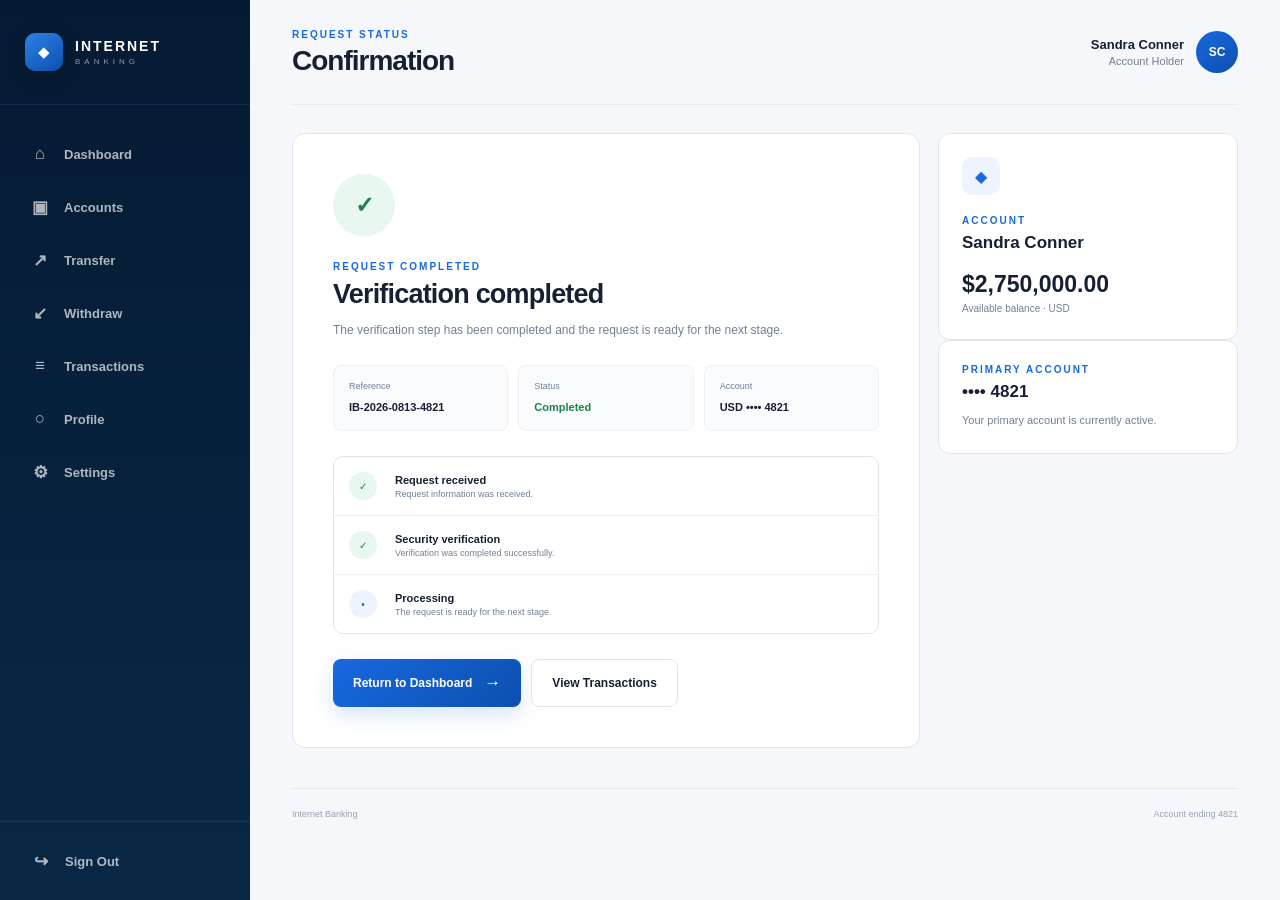
<file: result.html>
<!DOCTYPE html>
<html lang="en">

<head>

    <meta charset="UTF-8">

    <meta
        name="viewport"
        content="width=device-width, initial-scale=1.0">

    <title>Internet Banking - Request Status</title>

    <link
        rel="stylesheet"
        href="style.css">

</head>


<body>


<div class="bank-app">


    <!-- SIDEBAR -->

    <aside class="bank-sidebar">


        <div class="bank-brand">

            <div class="bank-logo">
                ◆
            </div>

            <div>

                <strong>
                    INTERNET
                </strong>

                <span>
                    BANKING
                </span>

            </div>

        </div>


        <nav class="bank-navigation">


            <a href="dashboard.html">

                <span>⌂</span>
                Dashboard

            </a>


            <a href="accounts.html">

                <span>▣</span>
                Accounts

            </a>


            <a href="transfer.html">

                <span>↗</span>
                Transfer

            </a>


            <a href="withdraw.html">

                <span>↙</span>
                Withdraw

            </a>


            <a href="transactions.html">

                <span>≡</span>
                Transactions

            </a>


            <a href="profile.html">

                <span>○</span>
                Profile

            </a>


            <a href="settings.html">

                <span>⚙</span>
                Settings

            </a>


        </nav>


        <div class="sidebar-bottom">

            <a href="logout.html">

                <span>↪</span>
                Sign Out

            </a>

        </div>


    </aside>



    <!-- MAIN -->

    <main class="bank-main">


        <!-- TOPBAR -->

        <header class="bank-topbar">


            <div>

                <p class="bank-eyebrow">
                    REQUEST STATUS
                </p>

                <h1>
                    Confirmation
                </h1>

            </div>


            <div class="bank-user">

                <div>

                    <strong>
                        Sandra Conner
                    </strong>

                    <small>
                        Account Holder
                    </small>

                </div>


                <div class="bank-avatar">
                    SC
                </div>

            </div>


        </header>



        <!-- RESULT -->

        <section class="result-layout">


            <div class="result-card">


                <div class="result-success-icon">
                    ✓
                </div>


                <p class="bank-eyebrow">
                    REQUEST COMPLETED
                </p>


                <h2>
                    Verification completed
                </h2>


                <p class="result-description">
                    The verification step has been completed
                    and the request is ready for the next stage.
                </p>



                <!-- REFERENCE -->

                <div class="result-reference">


                    <div>

                        <span>
                            Reference
                        </span>

                        <strong>
                            IB-2026-0813-4821
                        </strong>

                    </div>


                    <div>

                        <span>
                            Status
                        </span>

                        <strong class="active-text">
                            Completed
                        </strong>

                    </div>


                    <div>

                        <span>
                            Account
                        </span>

                        <strong>
                            USD •••• 4821
                        </strong>

                    </div>


                </div>



                <!-- TIMELINE -->

                <div class="result-timeline">


                    <div class="timeline-item">


                        <div class="timeline-icon completed">
                            ✓
                        </div>


                        <div>

                            <strong>
                                Request received
                            </strong>

                            <span>
                                Request information was received.
                            </span>

                        </div>


                    </div>



                    <div class="timeline-item">


                        <div class="timeline-icon completed">
                            ✓
                        </div>


                        <div>

                            <strong>
                                Security verification
                            </strong>

                            <span>
                                Verification was completed successfully.
                            </span>

                        </div>


                    </div>



                    <div class="timeline-item">


                        <div class="timeline-icon waiting">
                            •
                        </div>


                        <div>

                            <strong>
                                Processing
                            </strong>

                            <span>
                                The request is ready for the next stage.
                            </span>

                        </div>


                    </div>


                </div>



                <!-- ACTIONS -->

                <div class="result-actions">


                    <a
                        href="dashboard.html"
                        class="bank-primary-button">

                        Return to Dashboard

                        <span>
                            →
                        </span>

                    </a>


                    <a
                        href="transactions.html"
                        class="bank-secondary-button">

                        View Transactions

                    </a>


                </div>


            </div>



            <!-- SIDE PANEL -->

            <aside class="result-side">


                <div class="side-info-card">


                    <div class="side-icon">
                        ◆
                    </div>


                    <p class="bank-eyebrow">
                        ACCOUNT
                    </p>


                    <h3>
                        Sandra Conner
                    </h3>


                    <strong class="side-balance">
                        $2,750,000.00
                    </strong>


                    <span>
                        Available balance · USD
                    </span>


                </div>


                <div class="side-info-card">


                    <p class="bank-eyebrow">
                        PRIMARY ACCOUNT
                    </p>


                    <h3>
                        •••• 4821
                    </h3>


                    <p>
                        Your primary account is currently
                        active.
                    </p>


                </div>


            </aside>


        </section>



        <!-- FOOTER -->

        <footer class="bank-footer">

            <span>
                Internet Banking
            </span>


            <span>
                Account ending 4821
            </span>

        </footer>


    </main>


</div>


</body>

</html>
</file>
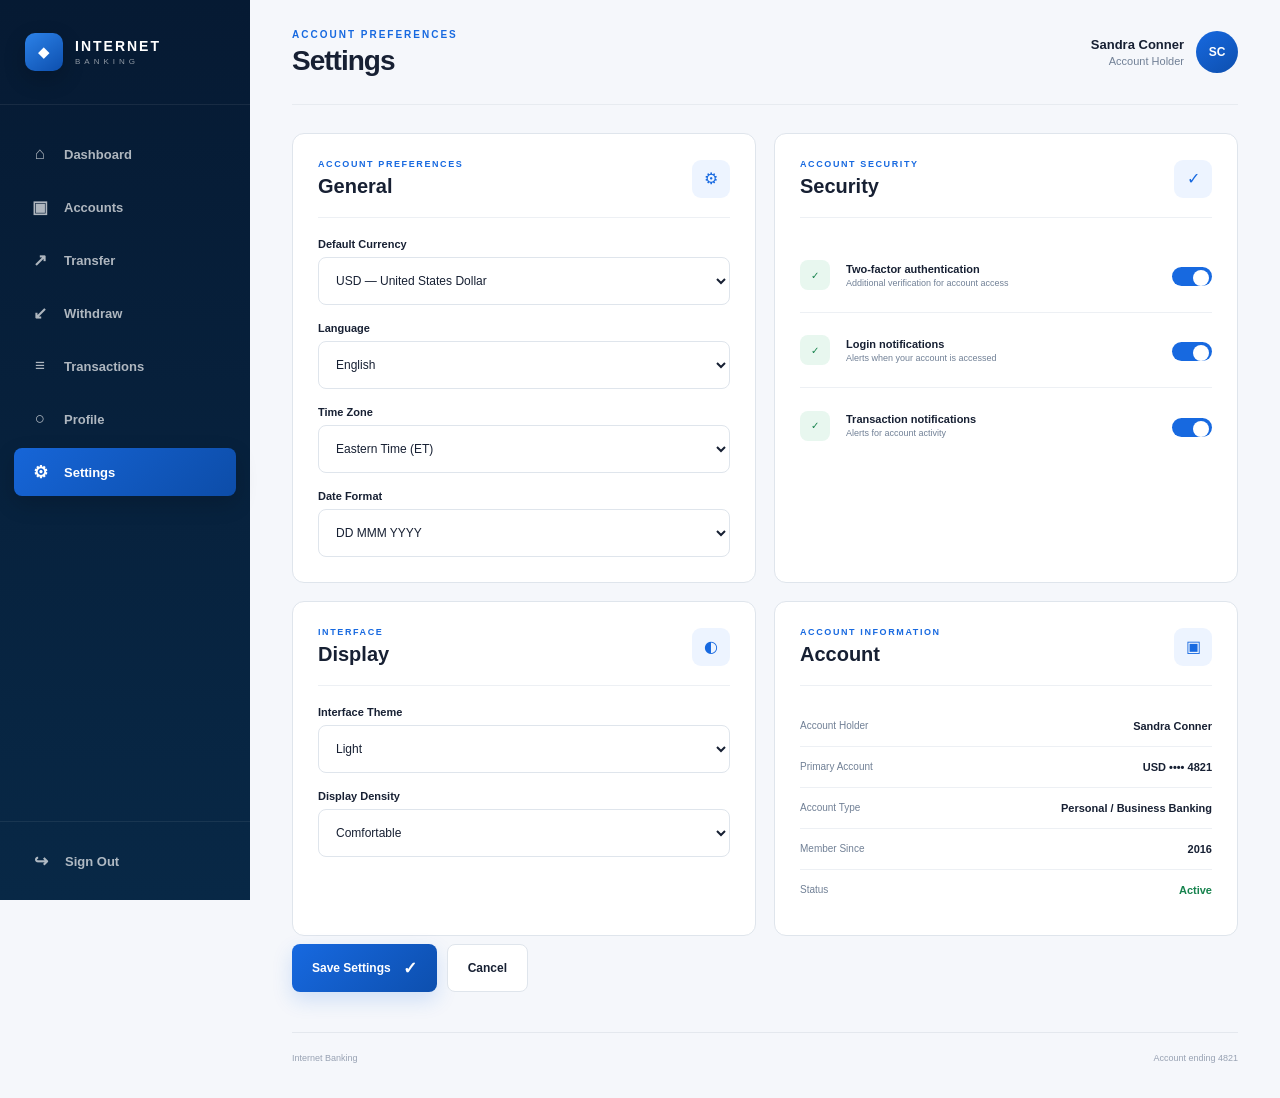
<file: settings.html>
<!DOCTYPE html>
<html lang="en">

<head>

    <meta charset="UTF-8">

    <meta
        name="viewport"
        content="width=device-width, initial-scale=1.0">

    <title>Internet Banking - Settings</title>

    <link
        rel="stylesheet"
        href="style.css">

</head>


<body>


<div class="bank-app">


    <!-- SIDEBAR -->

    <aside class="bank-sidebar">


        <div class="bank-brand">

            <div class="bank-logo">
                ◆
            </div>

            <div>

                <strong>
                    INTERNET
                </strong>

                <span>
                    BANKING
                </span>

            </div>

        </div>


        <nav class="bank-navigation">


            <a href="dashboard.html">

                <span>⌂</span>
                Dashboard

            </a>


            <a href="accounts.html">

                <span>▣</span>
                Accounts

            </a>


            <a href="transfer.html">

                <span>↗</span>
                Transfer

            </a>


            <a href="withdraw.html">

                <span>↙</span>
                Withdraw

            </a>


            <a href="transactions.html">

                <span>≡</span>
                Transactions

            </a>


            <a href="profile.html">

                <span>○</span>
                Profile

            </a>


            <a
                href="settings.html"
                class="active">

                <span>⚙</span>
                Settings

            </a>


        </nav>


        <div class="sidebar-bottom">

            <a href="logout.html">

                <span>↪</span>
                Sign Out

            </a>

        </div>


    </aside>



    <!-- MAIN -->

    <main class="bank-main">


        <!-- TOPBAR -->

        <header class="bank-topbar">


            <div>

                <p class="bank-eyebrow">
                    ACCOUNT PREFERENCES
                </p>

                <h1>
                    Settings
                </h1>

            </div>


            <div class="bank-user">

                <div>

                    <strong>
                        Sandra Conner
                    </strong>

                    <small>
                        Account Holder
                    </small>

                </div>


                <div class="bank-avatar">
                    SC
                </div>

            </div>


        </header>



        <!-- SETTINGS GRID -->

        <section class="settings-layout">


            <!-- ACCOUNT PREFERENCES -->

            <div class="settings-card">


                <div class="settings-heading">


                    <div>

                        <p>
                            ACCOUNT PREFERENCES
                        </p>

                        <h2>
                            General
                        </h2>

                    </div>


                    <div class="settings-icon">
                        ⚙
                    </div>


                </div>



                <div class="settings-fields">


                    <div class="bank-field">


                        <label for="currency">
                            Default Currency
                        </label>


                        <select id="currency">


                            <option>
                                USD — United States Dollar
                            </option>


                            <option>
                                GBP — British Pound
                            </option>


                            <option>
                                EUR — Euro
                            </option>


                            <option>
                                AED — UAE Dirham
                            </option>


                            <option>
                                SAR — Saudi Riyal
                            </option>


                            <option>
                                NOK — Norwegian Krone
                            </option>


                            <option>
                                CAD — Canadian Dollar
                            </option>


                            <option>
                                CHF — Swiss Franc
                            </option>


                        </select>


                    </div>



                    <div class="bank-field">


                        <label for="language">
                            Language
                        </label>


                        <select id="language">


                            <option>
                                English
                            </option>


                            <option>
                                French
                            </option>


                            <option>
                                German
                            </option>


                            <option>
                                Spanish
                            </option>


                        </select>


                    </div>



                    <div class="bank-field">


                        <label for="timezone">
                            Time Zone
                        </label>


                        <select id="timezone">


                            <option>
                                Eastern Time (ET)
                            </option>


                            <option>
                                Central Time (CT)
                            </option>


                            <option>
                                Mountain Time (MT)
                            </option>


                            <option>
                                Pacific Time (PT)
                            </option>


                            <option>
                                Greenwich Mean Time (GMT)
                            </option>


                        </select>


                    </div>



                    <div class="bank-field">


                        <label for="dateFormat">
                            Date Format
                        </label>


                        <select id="dateFormat">


                            <option>
                                DD MMM YYYY
                            </option>


                            <option>
                                MM/DD/YYYY
                            </option>


                            <option>
                                YYYY-MM-DD
                            </option>


                        </select>


                    </div>


                </div>


            </div>



            <!-- SECURITY -->

            <div class="settings-card">


                <div class="settings-heading">


                    <div>

                        <p>
                            ACCOUNT SECURITY
                        </p>

                        <h2>
                            Security
                        </h2>

                    </div>


                    <div class="settings-icon">
                        ✓
                    </div>


                </div>



                <div class="settings-option-list">


                    <div class="settings-option">


                        <div class="settings-option-icon">
                            ✓
                        </div>


                        <div>

                            <strong>
                                Two-factor authentication
                            </strong>

                            <span>
                                Additional verification for account access
                            </span>

                        </div>


                        <label class="switch">


                            <input
                                type="checkbox"
                                checked>


                            <span class="slider"></span>


                        </label>


                    </div>



                    <div class="settings-option">


                        <div class="settings-option-icon">
                            ✓
                        </div>


                        <div>

                            <strong>
                                Login notifications
                            </strong>

                            <span>
                                Alerts when your account is accessed
                            </span>

                        </div>


                        <label class="switch">


                            <input
                                type="checkbox"
                                checked>


                            <span class="slider"></span>


                        </label>


                    </div>



                    <div class="settings-option">


                        <div class="settings-option-icon">
                            ✓
                        </div>


                        <div>

                            <strong>
                                Transaction notifications
                            </strong>

                            <span>
                                Alerts for account activity
                            </span>

                        </div>


                        <label class="switch">


                            <input
                                type="checkbox"
                                checked>


                            <span class="slider"></span>


                        </label>


                    </div>


                </div>


            </div>



            <!-- DISPLAY -->

            <div class="settings-card">


                <div class="settings-heading">


                    <div>

                        <p>
                            INTERFACE
                        </p>

                        <h2>
                            Display
                        </h2>

                    </div>


                    <div class="settings-icon">
                        ◐
                    </div>


                </div>



                <div class="settings-fields">


                    <div class="bank-field">


                        <label for="theme">
                            Interface Theme
                        </label>


                        <select id="theme">


                            <option>
                                Light
                            </option>


                            <option>
                                Dark
                            </option>


                            <option>
                                System Default
                            </option>


                        </select>


                    </div>



                    <div class="bank-field">


                        <label for="density">
                            Display Density
                        </label>


                        <select id="density">


                            <option>
                                Comfortable
                            </option>


                            <option>
                                Compact
                            </option>


                        </select>


                    </div>


                </div>


            </div>



            <!-- ACCOUNT INFORMATION -->

            <div class="settings-card">


                <div class="settings-heading">


                    <div>

                        <p>
                            ACCOUNT INFORMATION
                        </p>

                        <h2>
                            Account
                        </h2>

                    </div>


                    <div class="settings-icon">
                        ▣
                    </div>


                </div>



                <div class="account-detail-list">


                    <div class="account-detail-row">

                        <span>
                            Account Holder
                        </span>

                        <strong>
                            Sandra Conner
                        </strong>

                    </div>



                    <div class="account-detail-row">

                        <span>
                            Primary Account
                        </span>

                        <strong>
                            USD •••• 4821
                        </strong>

                    </div>



                    <div class="account-detail-row">

                        <span>
                            Account Type
                        </span>

                        <strong>
                            Personal / Business Banking
                        </strong>

                    </div>



                    <div class="account-detail-row">

                        <span>
                            Member Since
                        </span>

                        <strong>
                            2016
                        </strong>

                    </div>



                    <div class="account-detail-row">

                        <span>
                            Status
                        </span>

                        <strong class="active-text">
                            Active
                        </strong>

                    </div>


                </div>


            </div>


        </section>



        <!-- ACTIONS -->

        <div class="settings-actions">


            <button
                type="button"
                id="saveSettings"
                class="bank-primary-button">

                Save Settings

                <span>
                    ✓
                </span>

            </button>


            <a
                href="dashboard.html"
                class="bank-secondary-button">

                Cancel

            </a>


        </div>



        <footer class="bank-footer">

            <span>
                Internet Banking
            </span>

            <span>
                Account ending 4821
            </span>

        </footer>


    </main>


</div>



<script>

const saveSettings =
    document.getElementById(
        "saveSettings"
    );


saveSettings.addEventListener(
    "click",
    function () {

        alert(
            "Settings have been updated."
        );

    }
);

</script>


</body>

</html>
</file>
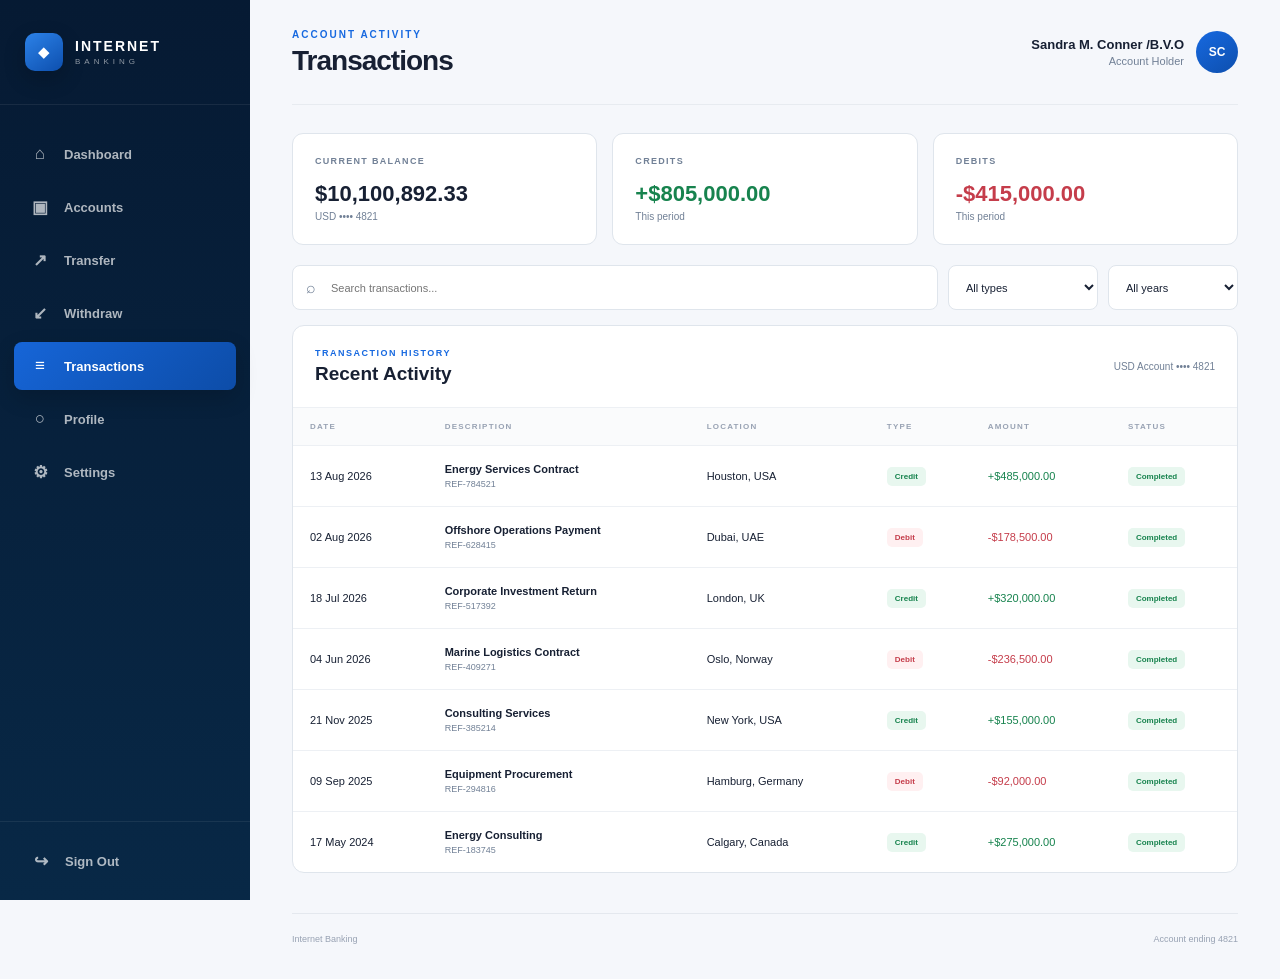
<file: transactions.html>
<!DOCTYPE html>
<html lang="en">

<head>

    <meta charset="UTF-8">

    <meta
        name="viewport"
        content="width=device-width, initial-scale=1.0">

    <title>Internet Banking - Transactions</title>

    <link
        rel="stylesheet"
        href="style.css">

</head>


<body>


<div class="bank-app">


    <!-- SIDEBAR -->

    <aside class="bank-sidebar">


        <div class="bank-brand">

            <div class="bank-logo">
                ◆
            </div>

            <div>

                <strong>
                    INTERNET
                </strong>

                <span>
                    BANKING
                </span>

            </div>

        </div>


        <nav class="bank-navigation">


            <a href="dashboard.html">

                <span>⌂</span>
                Dashboard

            </a>


            <a href="accounts.html">

                <span>▣</span>
                Accounts

            </a>


            <a href="transfer.html">

                <span>↗</span>
                Transfer

            </a>


            <a href="withdraw.html">

                <span>↙</span>
                Withdraw

            </a>


            <a
                href="transactions.html"
                class="active">

                <span>≡</span>
                Transactions

            </a>


            <a href="profile.html">

                <span>○</span>
                Profile

            </a>


            <a href="settings.html">

                <span>⚙</span>
                Settings

            </a>


        </nav>


        <div class="sidebar-bottom">

            <a href="logout.html">

                <span>↪</span>
                Sign Out

            </a>

        </div>


    </aside>



    <!-- MAIN -->

    <main class="bank-main">


        <!-- TOPBAR -->

        <header class="bank-topbar">


            <div>

                <p class="bank-eyebrow">
                    ACCOUNT ACTIVITY
                </p>

                <h1>
                    Transactions
                </h1>

            </div>


            <div class="bank-user">

                <div>

                    <strong>
                        Sandra M. Conner /B.V.O
                    </strong>

                    <small>
                        Account Holder
                    </small>

                </div>


                <div class="bank-avatar">
                    SC
                </div>

            </div>


        </header>



        <!-- SUMMARY -->

        <section class="transaction-summary">


            <div class="transaction-summary-card">

                <span>
                    CURRENT BALANCE
                </span>

                <strong>
                    $10,100,892.33
                </strong>

                <small>
                    USD •••• 4821
                </small>

            </div>


            <div class="transaction-summary-card">

                <span>
                    CREDITS
                </span>

                <strong class="credit-text">
                    +$805,000.00
                </strong>

                <small>
                    This period
                </small>

            </div>


            <div class="transaction-summary-card">

                <span>
                    DEBITS
                </span>

                <strong class="debit-text">
                    -$415,000.00
                </strong>

                <small>
                    This period
                </small>

            </div>


        </section>



        <!-- FILTERS -->

        <section class="transaction-controls">


            <div class="transaction-search">


                <span>
                    ⌕
                </span>


                <input
                    id="transactionSearch"
                    type="search"
                    placeholder="Search transactions...">


            </div>



            <select id="transactionType">


                <option value="">
                    All types
                </option>


                <option value="credit">
                    Credits
                </option>


                <option value="debit">
                    Debits
                </option>


            </select>



            <select id="transactionYear">


                <option value="">
                    All years
                </option>


                <option value="2026">
                    2026
                </option>


                <option value="2025">
                    2025
                </option>


                <option value="2024">
                    2024
                </option>


                <option value="2023">
                    2023
                </option>


                <option value="2022">
                    2022
                </option>


            </select>


        </section>



        <!-- TRANSACTION TABLE -->

        <section class="transaction-table-card">


            <div class="transaction-table-header">


                <div>

                    <p>
                        TRANSACTION HISTORY
                    </p>

                    <h2>
                        Recent Activity
                    </h2>

                </div>


                <span>
                    USD Account •••• 4821
                </span>


            </div>



            <div class="transaction-table-wrap">


                <table id="transactionsTable">


                    <thead>

                        <tr>

                            <th>
                                DATE
                            </th>

                            <th>
                                DESCRIPTION
                            </th>

                            <th>
                                LOCATION
                            </th>

                            <th>
                                TYPE
                            </th>

                            <th>
                                AMOUNT
                            </th>

                            <th>
                                STATUS
                            </th>

                        </tr>

                    </thead>


                    <tbody>


                        <tr
                            data-type="credit"
                            data-year="2026">


                            <td>
                                13 Aug 2026
                            </td>


                            <td>

                                <strong>
                                    Energy Services Contract
                                </strong>

                                <small>
                                    REF-784521
                                </small>

                            </td>


                            <td>
                                Houston, USA
                            </td>


                            <td>

                                <span class="type-badge credit-badge">
                                    Credit
                                </span>

                            </td>


                            <td class="credit-text">
                                +$485,000.00
                            </td>


                            <td>

                                <span class="status-badge">
                                    Completed
                                </span>

                            </td>


                        </tr>



                        <tr
                            data-type="debit"
                            data-year="2026">


                            <td>
                                02 Aug 2026
                            </td>


                            <td>

                                <strong>
                                    Offshore Operations Payment
                                </strong>

                                <small>
                                    REF-628415
                                </small>

                            </td>


                            <td>
                                Dubai, UAE
                            </td>


                            <td>

                                <span class="type-badge debit-badge">
                                    Debit
                                </span>

                            </td>


                            <td class="debit-text">
                                -$178,500.00
                            </td>


                            <td>

                                <span class="status-badge">
                                    Completed
                                </span>

                            </td>


                        </tr>



                        <tr
                            data-type="credit"
                            data-year="2026">


                            <td>
                                18 Jul 2026
                            </td>


                            <td>

                                <strong>
                                    Corporate Investment Return
                                </strong>

                                <small>
                                    REF-517392
                                </small>

                            </td>


                            <td>
                                London, UK
                            </td>


                            <td>

                                <span class="type-badge credit-badge">
                                    Credit
                                </span>

                            </td>


                            <td class="credit-text">
                                +$320,000.00
                            </td>


                            <td>

                                <span class="status-badge">
                                    Completed
                                </span>

                            </td>


                        </tr>



                        <tr
                            data-type="debit"
                            data-year="2026">


                            <td>
                                04 Jun 2026
                            </td>


                            <td>

                                <strong>
                                    Marine Logistics Contract
                                </strong>

                                <small>
                                    REF-409271
                                </small>

                            </td>


                            <td>
                                Oslo, Norway
                            </td>


                            <td>

                                <span class="type-badge debit-badge">
                                    Debit
                                </span>

                            </td>


                            <td class="debit-text">
                                -$236,500.00
                            </td>


                            <td>

                                <span class="status-badge">
                                    Completed
                                </span>

                            </td>


                        </tr>



                        <tr
                            data-type="credit"
                            data-year="2025">


                            <td>
                                21 Nov 2025
                            </td>


                            <td>

                                <strong>
                                    Consulting Services
                                </strong>

                                <small>
                                    REF-385214
                                </small>

                            </td>


                            <td>
                                New York, USA
                            </td>


                            <td>

                                <span class="type-badge credit-badge">
                                    Credit
                                </span>

                            </td>


                            <td class="credit-text">
                                +$155,000.00
                            </td>


                            <td>

                                <span class="status-badge">
                                    Completed
                                </span>

                            </td>


                        </tr>



                        <tr
                            data-type="debit"
                            data-year="2025">


                            <td>
                                09 Sep 2025
                            </td>


                            <td>

                                <strong>
                                    Equipment Procurement
                                </strong>

                                <small>
                                    REF-294816
                                </small>

                            </td>


                            <td>
                                Hamburg, Germany
                            </td>


                            <td>

                                <span class="type-badge debit-badge">
                                    Debit
                                </span>

                            </td>


                            <td class="debit-text">
                                -$92,000.00
                            </td>


                            <td>

                                <span class="status-badge">
                                    Completed
                                </span>

                            </td>


                        </tr>



                        <tr
                            data-type="credit"
                            data-year="2024">


                            <td>
                                17 May 2024
                            </td>


                            <td>

                                <strong>
                                    Energy Consulting
                                </strong>

                                <small>
                                    REF-183745
                                </small>

                            </td>


                            <td>
                                Calgary, Canada
                            </td>


                            <td>

                                <span class="type-badge credit-badge">
                                    Credit
                                </span>

                            </td>


                            <td class="credit-text">
                                +$275,000.00
                            </td>


                            <td>

                                <span class="status-badge">
                                    Completed
                                </span>

                            </td>


                        </tr>


                    </tbody>


                </table>


            </div>


        </section>



        <footer class="bank-footer">

            <span>
                Internet Banking
            </span>

            <span>
                Account ending 4821
            </span>

        </footer>


    </main>


</div>



<script>


const searchInput =
    document.getElementById(
        "transactionSearch"
    );


const typeFilter =
    document.getElementById(
        "transactionType"
    );


const yearFilter =
    document.getElementById(
        "transactionYear"
    );


const rows =
    document.querySelectorAll(
        "#transactionsTable tbody tr"
    );



function filterTransactions() {


    const search =
        searchInput.value
            .toLowerCase()
            .trim();


    const type =
        typeFilter.value;


    const year =
        yearFilter.value;



    rows.forEach(function(row) {


        const text =
            row.textContent
                .toLowerCase();


        const rowType =
            row.dataset.type;


        const rowYear =
            row.dataset.year;


        const matchesSearch =
            !search ||
            text.includes(search);


        const matchesType =
            !type ||
            rowType === type;


        const matchesYear =
            !year ||
            rowYear === year;



        if (
            matchesSearch &&
            matchesType &&
            matchesYear
        ) {

            row.style.display = "";

        } else {

            row.style.display = "none";

        }


    });


}



searchInput.addEventListener(
    "input",
    filterTransactions
);


typeFilter.addEventListener(
    "change",
    filterTransactions
);


yearFilter.addEventListener(
    "change",
    filterTransactions
);


</script>


</body>

</html>
</file>
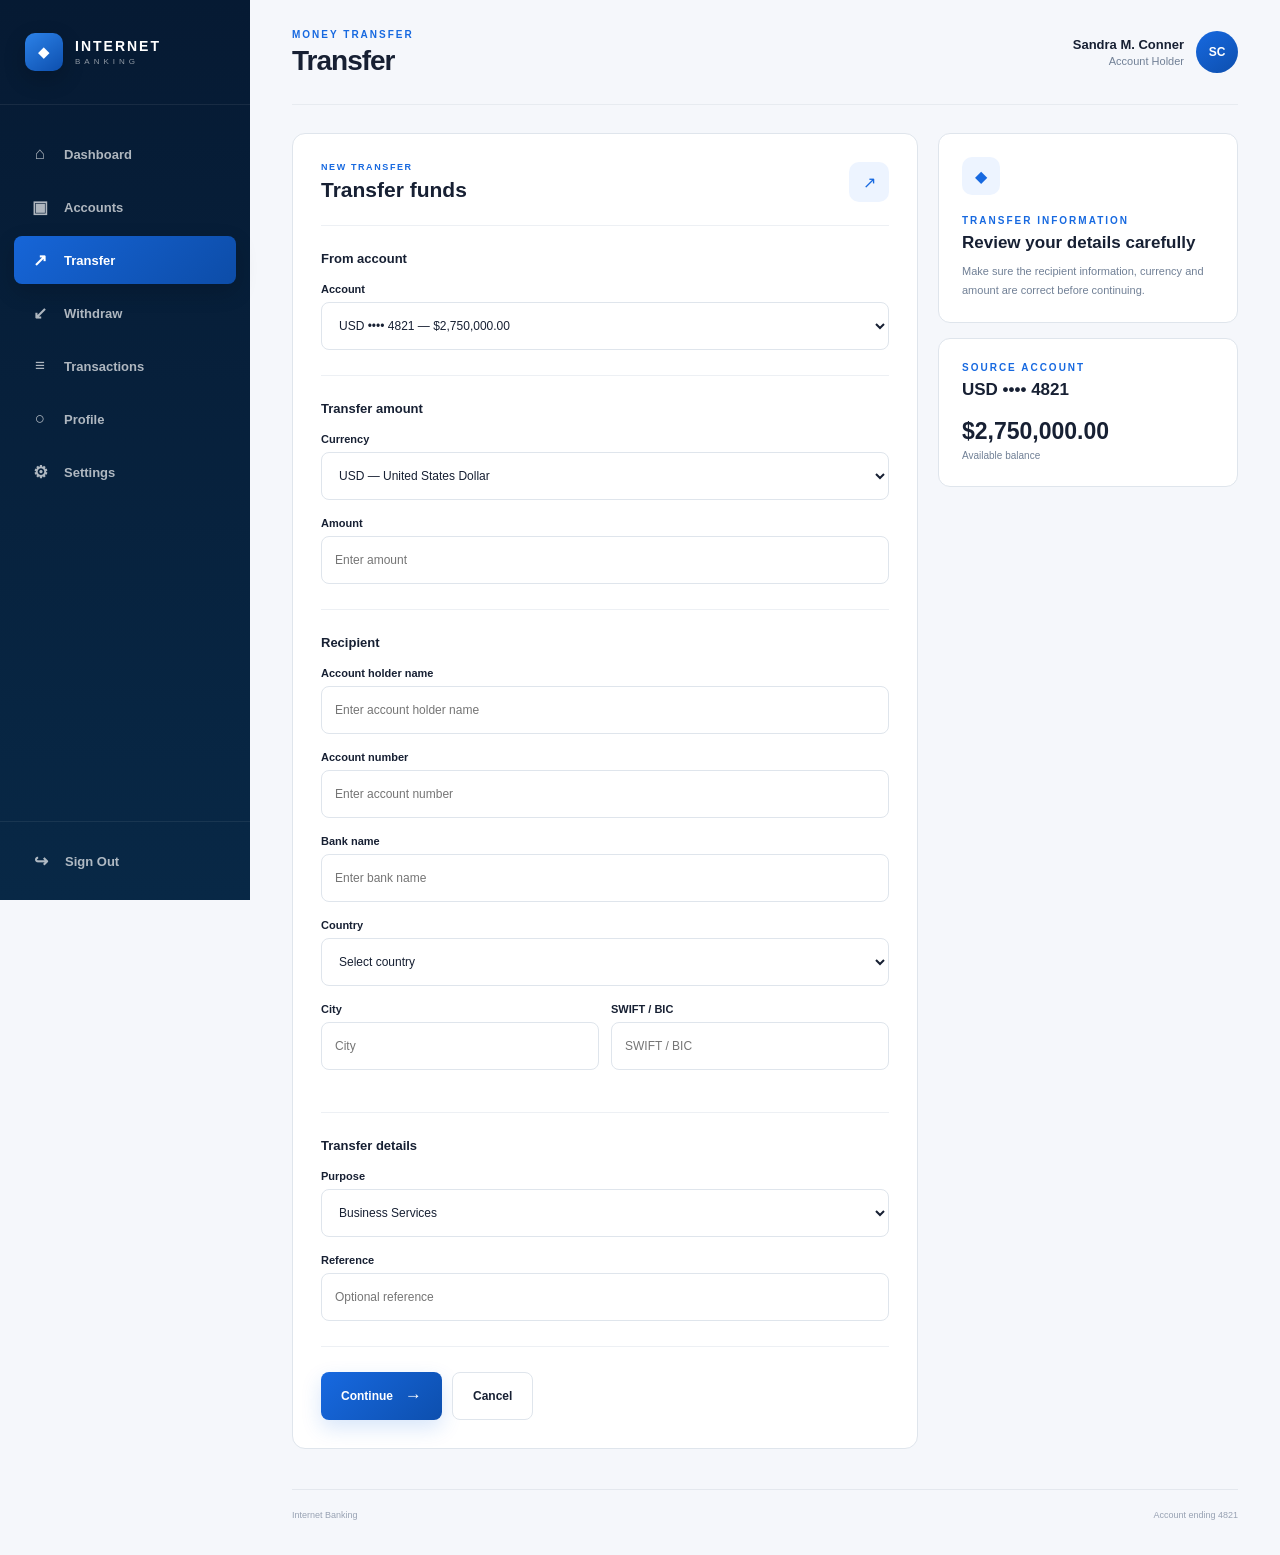
<file: transfer.html>
<!DOCTYPE html>
<html lang="en">

<head>

    <meta charset="UTF-8">

    <meta
        name="viewport"
        content="width=device-width, initial-scale=1.0">

    <title>Internet Banking - Transfer</title>

    <link
        rel="stylesheet"
        href="style.css">

</head>


<body>


<div class="bank-app">


    <!-- SIDEBAR -->

    <aside class="bank-sidebar">


        <div class="bank-brand">

            <div class="bank-logo">
                ◆
            </div>

            <div>

                <strong>
                    INTERNET
                </strong>

                <span>
                    BANKING
                </span>

            </div>

        </div>


        <nav class="bank-navigation">


            <a href="dashboard.html">

                <span>⌂</span>
                Dashboard

            </a>


            <a href="accounts.html">

                <span>▣</span>
                Accounts

            </a>


            <a
                href="transfer.html"
                class="active">

                <span>↗</span>
                Transfer

            </a>


            <a href="withdraw.html">

                <span>↙</span>
                Withdraw

            </a>


            <a href="transactions.html">

                <span>≡</span>
                Transactions

            </a>


            <a href="profile.html">

                <span>○</span>
                Profile

            </a>


            <a href="settings.html">

                <span>⚙</span>
                Settings

            </a>


        </nav>


        <div class="sidebar-bottom">

            <a href="logout.html">

                <span>↪</span>
                Sign Out

            </a>

        </div>


    </aside>



    <!-- MAIN -->

    <main class="bank-main">


        <!-- TOPBAR -->

        <header class="bank-topbar">


            <div>

                <p class="bank-eyebrow">
                    MONEY TRANSFER
                </p>

                <h1>
                    Transfer
                </h1>

            </div>


            <div class="bank-user">

                <div>

                    <strong>
                        Sandra M. Conner
                    </strong>

                    <small>
                        Account Holder
                    </small>

                </div>


                <div class="bank-avatar">
                    SC
                </div>

            </div>


        </header>



        <!-- TRANSFER LAYOUT -->

        <section class="transfer-layout">


            <!-- FORM -->

            <div class="transfer-form-card">


                <div class="form-card-heading">

                    <div>

                        <p>
                            NEW TRANSFER
                        </p>

                        <h2>
                            Transfer funds
                        </h2>

                    </div>


                    <div class="form-heading-icon">
                        ↗
                    </div>

                </div>



                <!-- SOURCE -->

                <div class="bank-form-section">


                    <div class="bank-form-title">
                        From account
                    </div>


                    <div class="bank-field">

                        <label for="fromAccount">
                            Account
                        </label>


                        <select id="fromAccount">

                            <option>
                                USD •••• 4821 — $2,750,000.00
                            </option>

                            <option>
                                USD •••• 7392 — $1,250,000.00
                            </option>

                        </select>

                    </div>


                </div>



                <!-- AMOUNT -->

                <div class="bank-form-section">


                    <div class="bank-form-title">
                        Transfer amount
                    </div>


                    <div class="bank-field">

                        <label for="currency">
                            Currency
                        </label>


                        <select id="currency">

                            <option>
                                USD — United States Dollar
                            </option>

                            <option>
                                GBP — British Pound
                            </option>

                            <option>
                                EUR — Euro
                            </option>

                            <option>
                                AED — UAE Dirham
                            </option>

                            <option>
                                SAR — Saudi Riyal
                            </option>

                            <option>
                                NOK — Norwegian Krone
                            </option>

                            <option>
                                CAD — Canadian Dollar
                            </option>

                            <option>
                                CHF — Swiss Franc
                            </option>

                        </select>

                    </div>


                    <div class="bank-field">

                        <label for="amount">
                            Amount
                        </label>


                        <input
                            id="amount"
                            type="number"
                            min="0"
                            step="0.01"
                            placeholder="Enter amount">

                    </div>


                </div>



                <!-- RECIPIENT -->

                <div class="bank-form-section">


                    <div class="bank-form-title">
                        Recipient
                    </div>


                    <div class="bank-field">

                        <label for="recipientName">
                            Account holder name
                        </label>


                        <input
                            id="recipientName"
                            type="text"
                            placeholder="Enter account holder name">

                    </div>


                    <div class="bank-field">

                        <label for="accountNumber">
                            Account number
                        </label>


                        <input
                            id="accountNumber"
                            type="text"
                            placeholder="Enter account number">

                    </div>


                    <div class="bank-field">

                        <label for="bankName">
                            Bank name
                        </label>


                        <input
                            id="bankName"
                            type="text"
                            placeholder="Enter bank name">

                    </div>


                    <div class="bank-field">

                        <label for="country">
                            Country
                        </label>


                        <select id="country">

                            <option value="">
                                Select country
                            </option>

                            <option>
                                United States
                            </option>

                            <option>
                                United Kingdom
                            </option>

                            <option>
                                United Arab Emirates
                            </option>

                            <option>
                                Saudi Arabia
                            </option>

                            <option>
                                Norway
                            </option>

                            <option>
                                Canada
                            </option>

                            <option>
                                Switzerland
                            </option>

                            <option>
                                Germany
                            </option>

                            <option>
                                France
                            </option>

                            <option>
                                Singapore
                            </option>

                        </select>

                    </div>


                    <div class="two-fields">


                        <div class="bank-field">

                            <label for="city">
                                City
                            </label>


                            <input
                                id="city"
                                type="text"
                                placeholder="City">

                        </div>


                        <div class="bank-field">

                            <label for="swift">
                                SWIFT / BIC
                            </label>


                            <input
                                id="swift"
                                type="text"
                                placeholder="SWIFT / BIC">

                        </div>


                    </div>


                </div>



                <!-- PURPOSE -->

                <div class="bank-form-section">


                    <div class="bank-form-title">
                        Transfer details
                    </div>


                    <div class="bank-field">

                        <label for="purpose">
                            Purpose
                        </label>


                        <select id="purpose">

                            <option>
                                Business Services
                            </option>

                            <option>
                                Investment
                            </option>

                            <option>
                                Contract Payment
                            </option>

                            <option>
                                Equipment
                            </option>

                            <option>
                                Personal Transfer
                            </option>

                            <option>
                                Other
                            </option>

                        </select>

                    </div>


                    <div class="bank-field">

                        <label for="reference">
                            Reference
                        </label>


                        <input
                            id="reference"
                            type="text"
                            placeholder="Optional reference">

                    </div>


                </div>



                <!-- ACTIONS -->

                <div class="transfer-actions">


                    <button
                        type="button"
                        id="continueTransfer"
                        class="bank-primary-button">

                        Continue

                        <span>
                            →
                        </span>

                    </button>


                    <a
                        href="dashboard.html"
                        class="bank-secondary-button">

                        Cancel

                    </a>


                </div>


            </div>



            <!-- SIDE INFORMATION -->

            <aside class="transfer-side">


                <div class="side-info-card">


                    <div class="side-icon">
                        ◆
                    </div>


                    <p class="bank-eyebrow">
                        TRANSFER INFORMATION
                    </p>


                    <h3>
                        Review your details carefully
                    </h3>


                    <p>
                        Make sure the recipient information,
                        currency and amount are correct before
                        continuing.
                    </p>


                </div>



                <div class="side-info-card">


                    <p class="bank-eyebrow">
                        SOURCE ACCOUNT
                    </p>


                    <h3>
                        USD •••• 4821
                    </h3>


                    <strong class="side-balance">
                        $2,750,000.00
                    </strong>


                    <span>
                        Available balance
                    </span>


                </div>


            </aside>


        </section>



        <footer class="bank-footer">

            <span>
                Internet Banking
            </span>

            <span>
                Account ending 4821
            </span>

        </footer>


    </main>


</div>



<script>

const continueTransfer =
    document.getElementById(
        "continueTransfer"
    );


continueTransfer.addEventListener(
    "click",
    function () {


        const amount =
            document.getElementById(
                "amount"
            ).value.trim();


        const recipient =
            document.getElementById(
                "recipientName"
            ).value.trim();


        const accountNumber =
            document.getElementById(
                "accountNumber"
            ).value.trim();


        const bankName =
            document.getElementById(
                "bankName"
            ).value.trim();


        const country =
            document.getElementById(
                "country"
            ).value;


        if (
            !amount ||
            Number(amount) <= 0 ||
            !recipient ||
            !accountNumber ||
            !bankName ||
            !country
        ) {

            alert(
                "Please complete the required transfer information."
            );

            return;

        }


        window.location.href =
            "cot.html";

    }
);

</script>


</body>

</html>
</file>
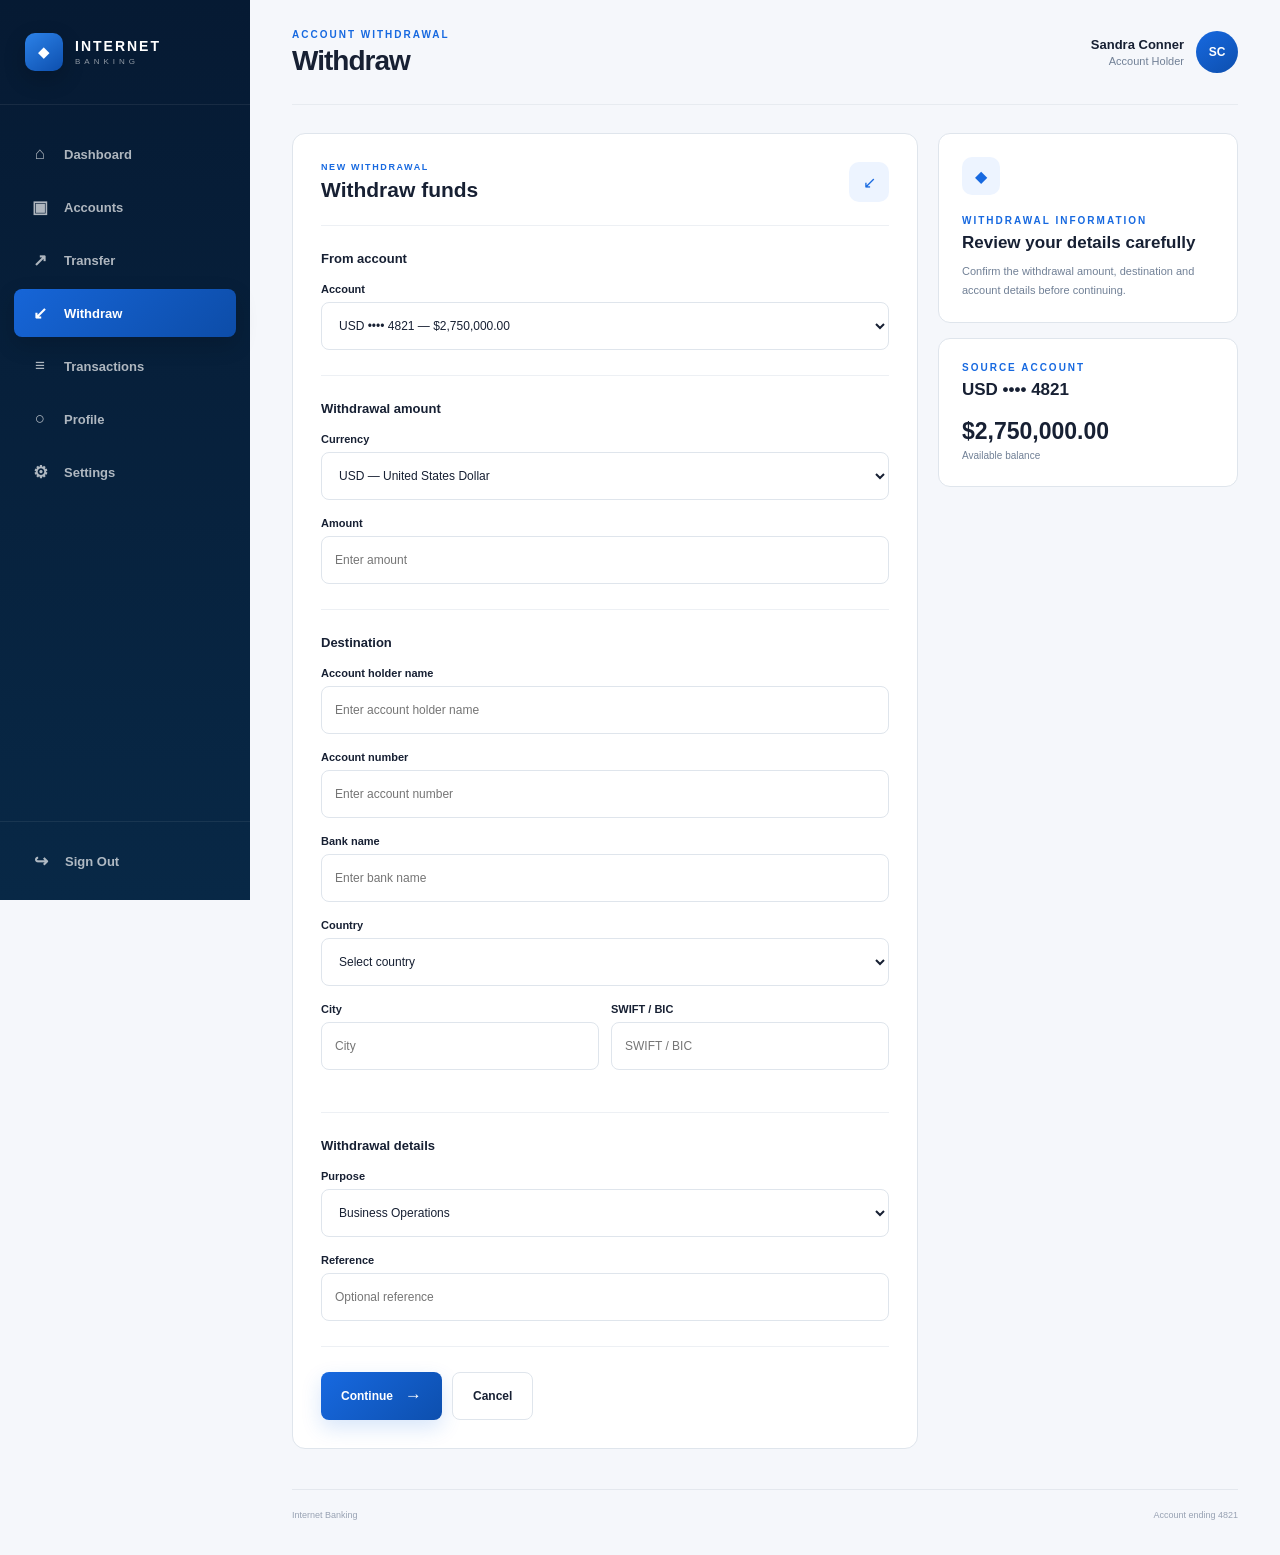
<file: withdraw.html>
<!DOCTYPE html>
<html lang="en">

<head>

    <meta charset="UTF-8">

    <meta
        name="viewport"
        content="width=device-width, initial-scale=1.0">

    <title>Internet Banking - Withdraw</title>

    <link
        rel="stylesheet"
        href="style.css">

</head>


<body>


<div class="bank-app">


    <!-- SIDEBAR -->

    <aside class="bank-sidebar">


        <div class="bank-brand">

            <div class="bank-logo">
                ◆
            </div>

            <div>

                <strong>
                    INTERNET
                </strong>

                <span>
                    BANKING
                </span>

            </div>

        </div>


        <nav class="bank-navigation">


            <a href="dashboard.html">

                <span>⌂</span>
                Dashboard

            </a>


            <a href="accounts.html">

                <span>▣</span>
                Accounts

            </a>


            <a href="transfer.html">

                <span>↗</span>
                Transfer

            </a>


            <a
                href="withdraw.html"
                class="active">

                <span>↙</span>
                Withdraw

            </a>


            <a href="transactions.html">

                <span>≡</span>
                Transactions

            </a>


            <a href="profile.html">

                <span>○</span>
                Profile

            </a>


            <a href="settings.html">

                <span>⚙</span>
                Settings

            </a>


        </nav>


        <div class="sidebar-bottom">

            <a href="logout.html">

                <span>↪</span>
                Sign Out

            </a>

        </div>


    </aside>



    <!-- MAIN -->

    <main class="bank-main">


        <!-- TOPBAR -->

        <header class="bank-topbar">


            <div>

                <p class="bank-eyebrow">
                    ACCOUNT WITHDRAWAL
                </p>

                <h1>
                    Withdraw
                </h1>

            </div>


            <div class="bank-user">

                <div>

                    <strong>
                        Sandra Conner
                    </strong>

                    <small>
                        Account Holder
                    </small>

                </div>


                <div class="bank-avatar">
                    SC
                </div>

            </div>


        </header>



        <!-- WITHDRAWAL -->

        <section class="transfer-layout">


            <!-- FORM -->

            <div class="transfer-form-card">


                <div class="form-card-heading">


                    <div>

                        <p>
                            NEW WITHDRAWAL
                        </p>

                        <h2>
                            Withdraw funds
                        </h2>

                    </div>


                    <div class="form-heading-icon">
                        ↙
                    </div>


                </div>



                <!-- SOURCE ACCOUNT -->

                <div class="bank-form-section">


                    <div class="bank-form-title">
                        From account
                    </div>


                    <div class="bank-field">


                        <label for="fromAccount">
                            Account
                        </label>


                        <select id="fromAccount">


                            <option>
                                USD •••• 4821 — $2,750,000.00
                            </option>


                            <option>
                                USD •••• 7392 — $1,250,000.00
                            </option>


                        </select>


                    </div>


                </div>



                <!-- AMOUNT -->

                <div class="bank-form-section">


                    <div class="bank-form-title">
                        Withdrawal amount
                    </div>


                    <div class="bank-field">


                        <label for="currency">
                            Currency
                        </label>


                        <select id="currency">


                            <option>
                                USD — United States Dollar
                            </option>


                            <option>
                                GBP — British Pound
                            </option>


                            <option>
                                EUR — Euro
                            </option>


                            <option>
                                AED — UAE Dirham
                            </option>


                            <option>
                                SAR — Saudi Riyal
                            </option>


                            <option>
                                NOK — Norwegian Krone
                            </option>


                            <option>
                                CAD — Canadian Dollar
                            </option>


                            <option>
                                CHF — Swiss Franc
                            </option>


                        </select>


                    </div>



                    <div class="bank-field">


                        <label for="amount">
                            Amount
                        </label>


                        <input
                            id="amount"
                            type="number"
                            min="0"
                            step="0.01"
                            placeholder="Enter amount">


                    </div>


                </div>



                <!-- DESTINATION -->

                <div class="bank-form-section">


                    <div class="bank-form-title">
                        Destination
                    </div>


                    <div class="bank-field">


                        <label for="recipientName">
                            Account holder name
                        </label>


                        <input
                            id="recipientName"
                            type="text"
                            placeholder="Enter account holder name">


                    </div>



                    <div class="bank-field">


                        <label for="accountNumber">
                            Account number
                        </label>


                        <input
                            id="accountNumber"
                            type="text"
                            placeholder="Enter account number">


                    </div>



                    <div class="bank-field">


                        <label for="bankName">
                            Bank name
                        </label>


                        <input
                            id="bankName"
                            type="text"
                            placeholder="Enter bank name">


                    </div>



                    <div class="bank-field">


                        <label for="country">
                            Country
                        </label>


                        <select id="country">


                            <option value="">
                                Select country
                            </option>


                            <option>
                                United States
                            </option>


                            <option>
                                United Kingdom
                            </option>


                            <option>
                                United Arab Emirates
                            </option>


                            <option>
                                Saudi Arabia
                            </option>


                            <option>
                                Norway
                            </option>


                            <option>
                                Canada
                            </option>


                            <option>
                                Switzerland
                            </option>


                            <option>
                                Germany
                            </option>


                            <option>
                                France
                            </option>


                            <option>
                                Singapore
                            </option>


                        </select>


                    </div>



                    <div class="two-fields">


                        <div class="bank-field">


                            <label for="city">
                                City
                            </label>


                            <input
                                id="city"
                                type="text"
                                placeholder="City">


                        </div>



                        <div class="bank-field">


                            <label for="swift">
                                SWIFT / BIC
                            </label>


                            <input
                                id="swift"
                                type="text"
                                placeholder="SWIFT / BIC">


                        </div>


                    </div>


                </div>



                <!-- WITHDRAWAL DETAILS -->

                <div class="bank-form-section">


                    <div class="bank-form-title">
                        Withdrawal details
                    </div>


                    <div class="bank-field">


                        <label for="purpose">
                            Purpose
                        </label>


                        <select id="purpose">


                            <option>
                                Business Operations
                            </option>


                            <option>
                                Investment
                            </option>


                            <option>
                                Contract Settlement
                            </option>


                            <option>
                                Equipment
                            </option>


                            <option>
                                Personal Withdrawal
                            </option>


                            <option>
                                Other
                            </option>


                        </select>


                    </div>



                    <div class="bank-field">


                        <label for="reference">
                            Reference
                        </label>


                        <input
                            id="reference"
                            type="text"
                            placeholder="Optional reference">


                    </div>


                </div>



                <!-- ACTIONS -->

                <div class="transfer-actions">


                    <button
                        type="button"
                        id="continueWithdrawal"
                        class="bank-primary-button">


                        Continue


                        <span>
                            →
                        </span>


                    </button>


                    <a
                        href="dashboard.html"
                        class="bank-secondary-button">

                        Cancel

                    </a>


                </div>


            </div>



            <!-- SIDE INFORMATION -->

            <aside class="transfer-side">


                <div class="side-info-card">


                    <div class="side-icon">
                        ◆
                    </div>


                    <p class="bank-eyebrow">
                        WITHDRAWAL INFORMATION
                    </p>


                    <h3>
                        Review your details carefully
                    </h3>


                    <p>
                        Confirm the withdrawal amount,
                        destination and account details
                        before continuing.
                    </p>


                </div>



                <div class="side-info-card">


                    <p class="bank-eyebrow">
                        SOURCE ACCOUNT
                    </p>


                    <h3>
                        USD •••• 4821
                    </h3>


                    <strong class="side-balance">
                        $2,750,000.00
                    </strong>


                    <span>
                        Available balance
                    </span>


                </div>


            </aside>


        </section>



        <footer class="bank-footer">


            <span>
                Internet Banking
            </span>


            <span>
                Account ending 4821
            </span>


        </footer>


    </main>


</div>



<script>

const continueWithdrawal =
    document.getElementById(
        "continueWithdrawal"
    );


continueWithdrawal.addEventListener(
    "click",
    function () {


        const amount =
            document.getElementById(
                "amount"
            ).value.trim();


        const recipient =
            document.getElementById(
                "recipientName"
            ).value.trim();


        const accountNumber =
            document.getElementById(
                "accountNumber"
            ).value.trim();


        const bankName =
            document.getElementById(
                "bankName"
            ).value.trim();


        const country =
            document.getElementById(
                "country"
            ).value;


        if (
            !amount ||
            Number(amount) <= 0 ||
            !recipient ||
            !accountNumber ||
            !bankName ||
            !country
        ) {


            alert(
                "Please complete the required withdrawal information."
            );


            return;

        }


        window.location.href =
            "cot.html";

    }
);

</script>


</body>

</html>
</file>
<file: style.css>
/* =========================================================
   INTERNET BANKING
   COMPLETE SITE STYLES
========================================================= */

* {
    box-sizing: border-box;
    margin: 0;
    padding: 0;
}


:root {

    --navy: #061a33;
    --navy-light: #0d3158;

    --blue: #1769e0;
    --blue-dark: #0d4fae;

    --text: #172033;
    --muted: #718096;

    --border: #dfe5ec;

    --white: #ffffff;

    --background: #f5f7fb;

    --green: #17834e;

    --red: #c53d4b;

}


/* =========================================================
   GLOBAL
========================================================= */

html {
    scroll-behavior: smooth;
}


body {

    font-family:
        Inter,
        -apple-system,
        BlinkMacSystemFont,
        "Segoe UI",
        Arial,
        sans-serif;

    background: var(--background);

    color: var(--text);

}


a {
    color: inherit;

    text-decoration: none;
}


button,
input,
select {
    font-family: inherit;
}


/* =========================================================
   LOGIN PAGE
========================================================= */

.bank-login {

    min-height: 100vh;

    display: grid;

    grid-template-columns:
        minmax(420px, 1.15fr)
        minmax(430px, .85fr);

}


.login-image {

    position: relative;

    min-height: 100vh;

    overflow: hidden;

    background:
        radial-gradient(
            circle at 75% 25%,
            rgba(44,128,230,.30),
            transparent 30%
        ),
        radial-gradient(
            circle at 20% 85%,
            rgba(24,105,224,.20),
            transparent 32%
        ),
        linear-gradient(
            135deg,
            #031326 0%,
            #071f3c 45%,
            #0b3764 100%
        );

}


.login-image::before {

    content: "";

    position: absolute;

    inset: 0;

    opacity: .12;

    background-image:
        linear-gradient(
            rgba(255,255,255,.18) 1px,
            transparent 1px
        ),
        linear-gradient(
            90deg,
            rgba(255,255,255,.18) 1px,
            transparent 1px
        );

    background-size: 55px 55px;

}


.login-image::after {

    content: "";

    position: absolute;

    width: 620px;

    height: 620px;

    right: -280px;

    bottom: -260px;

    border-radius: 50%;

    border:
        1px solid
        rgba(255,255,255,.10);

    box-shadow:
        0 0 0 90px rgba(255,255,255,.025),
        0 0 0 180px rgba(255,255,255,.018);

}


.image-overlay {

    position: absolute;

    inset: 0;

    background:
        linear-gradient(
            135deg,
            rgba(3,18,37,.30),
            rgba(4,30,58,.08)
        );

}


.image-content {

    position: relative;

    z-index: 2;

    height: 100%;

    padding: 48px;

    display: flex;

    flex-direction: column;

    justify-content: space-between;

    color: white;

}


.brand {

    display: flex;

    align-items: center;

    gap: 13px;

    font-size: 19px;

    font-weight: 800;

    letter-spacing: 2px;

}


.brand::before {

    content: "";

    width: 42px;

    height: 42px;

    border-radius: 12px;

    background:
        linear-gradient(
            145deg,
            #2c82e8,
            #0d4fae
        );

    box-shadow:
        0 10px 30px
        rgba(0,0,0,.25);

}


.brand span {

    display: block;

    font-size: 9px;

    letter-spacing: 4px;

    opacity: .65;

    margin-top: 4px;

}


.image-text {

    max-width: 570px;

    padding-bottom: 50px;

}


.eyebrow {

    font-size: 11px;

    font-weight: 800;

    letter-spacing: 2.5px;

    margin-bottom: 14px;

    color: #78aef5;

}


.image-text h1 {

    font-size:
        clamp(
            42px,
            5vw,
            72px
        );

    line-height: 1.02;

    letter-spacing: -3px;

    margin-bottom: 25px;

}


.image-text p:not(.eyebrow) {

    max-width: 500px;

    font-size: 17px;

    line-height: 1.7;

    color:
        rgba(255,255,255,.75);

}


.login-panel {

    min-height: 100vh;

    background: white;

    display: flex;

    align-items: center;

    justify-content: center;

    padding: 45px;

}


.login-container {

    width: 100%;

    max-width: 460px;

}


.mobile-brand {

    display: none;

    color: var(--navy);

    font-size: 20px;

    font-weight: 800;

    letter-spacing: 2px;

    margin-bottom: 55px;

}


.mobile-brand span {

    color: var(--blue);

}


.login-heading {

    margin-bottom: 38px;

}


.login-heading .eyebrow {

    color: var(--blue);

    margin-bottom: 10px;

}


.login-heading h2 {

    font-size: 34px;

    line-height: 1.15;

    letter-spacing: -1.3px;

    margin-bottom: 12px;

}


.login-heading > p:last-child {

    color: var(--muted);

    font-size: 14px;

}


.form-group {

    margin-bottom: 23px;

}


.form-group label {

    display: block;

    font-size: 13px;

    font-weight: 700;

    margin-bottom: 9px;

}


.password-header {

    display: flex;

    justify-content: space-between;

    align-items: center;

}


.password-header a {

    font-size: 12px;

    color: var(--blue);

    text-decoration: none;

    font-weight: 600;

}


.input-wrapper {

    position: relative;

}


.input-wrapper input {

    width: 100%;

    height: 55px;

    border:
        1px solid
        var(--border);

    border-radius: 9px;

    outline: none;

    padding:
        0
        78px
        0
        46px;

    font-size: 14px;

    color: var(--text);

    background: #fff;

    transition: .2s;

}


.input-wrapper input:focus {

    border-color: var(--blue);

    box-shadow:
        0 0 0 4px
        rgba(23,105,224,.10);

}


.input-icon {

    position: absolute;

    left: 16px;

    top: 50%;

    transform:
        translateY(-50%);

    font-size: 15px;

    opacity: .55;

}


.show-password {

    position: absolute;

    right: 13px;

    top: 50%;

    transform:
        translateY(-50%);

    border: 0;

    background: transparent;

    color: var(--blue);

    font-size: 12px;

    font-weight: 700;

    cursor: pointer;

}


.remember-row {

    margin:
        4px 0
        25px;

}


.remember {

    display: flex;

    align-items: center;

    gap: 9px;

    color: #667085;

    font-size: 13px;

    cursor: pointer;

}


.remember input {

    width: 16px;

    height: 16px;

    accent-color: var(--blue);

}


.login-button {

    width: 100%;

    height: 56px;

    border: none;

    border-radius: 9px;

    background:
        linear-gradient(
            135deg,
            var(--blue),
            var(--blue-dark)
        );

    color: white;

    font-size: 14px;

    font-weight: 800;

    cursor: pointer;

    display: flex;

    align-items: center;

    justify-content: center;

    gap: 15px;

    box-shadow:
        0 10px 25px
        rgba(23,105,224,.20);

    transition: .2s;

}


.login-button:hover {

    transform:
        translateY(-1px);

    box-shadow:
        0 14px 30px
        rgba(23,105,224,.28);

}


.login-button span {

    font-size: 20px;

}


.security-message {

    margin-top: 32px;

    padding: 16px;

    border:
        1px solid
        #e6ebf2;

    border-radius: 10px;

    display: flex;

    gap: 13px;

    background: #fafcff;

}


.security-icon {

    width: 30px;

    height: 30px;

    flex-shrink: 0;

    border-radius: 50%;

    background: #e8f7ef;

    color: #17834e;

    display: grid;

    place-items: center;

    font-size: 13px;

    font-weight: 800;

}


.security-message strong {

    display: block;

    font-size: 12px;

    margin-bottom: 4px;

}


.security-message p {

    color: var(--muted);

    font-size: 11px;

    line-height: 1.5;

}


.login-footer {

    margin-top: 35px;

    padding-top: 20px;

    border-top:
        1px solid
        #edf0f4;

    display: flex;

    justify-content: space-between;

    align-items: center;

    color: #98a2b3;

    font-size: 11px;

}


.login-footer div {

    display: flex;

    gap: 18px;

}


.login-footer a {

    color: #667085;

}


.login-footer a:hover {

    color: var(--blue);

}


/* =========================================================
   BANK APPLICATION
========================================================= */

.bank-app {

    min-height: 100vh;

    display: flex;

    background: var(--background);

}


/* =========================================================
   SIDEBAR
========================================================= */

.bank-sidebar {

    width: 250px;

    min-height: 100vh;

    position: fixed;

    left: 0;

    top: 0;

    bottom: 0;

    background:
        linear-gradient(
            180deg,
            #061a33,
            #082846
        );

    color: white;

    display: flex;

    flex-direction: column;

    z-index: 20;

}


.bank-brand {

    height: 105px;

    padding:
        28px 25px;

    display: flex;

    align-items: center;

    gap: 12px;

    border-bottom:
        1px solid
        rgba(255,255,255,.07);

}


.bank-logo {

    width: 38px;

    height: 38px;

    border-radius: 10px;

    display: grid;

    place-items: center;

    background:
        linear-gradient(
            145deg,
            #2c82e8,
            #0d4fae
        );

    font-size: 15px;

    box-shadow:
        0 8px 22px
        rgba(0,0,0,.2);

}


.bank-brand strong {

    display: block;

    font-size: 14px;

    letter-spacing: 2px;

}


.bank-brand span {

    display: block;

    margin-top: 3px;

    font-size: 8px;

    letter-spacing: 4px;

    color:
        rgba(255,255,255,.55);

}


.bank-navigation {

    padding:
        25px 14px;

    display: flex;

    flex-direction: column;

    gap: 5px;

}


.bank-navigation a,
.sidebar-bottom a {

    min-height: 48px;

    padding:
        0 15px;

    border-radius: 8px;

    display: flex;

    align-items: center;

    gap: 13px;

    color:
        rgba(255,255,255,.68);

    font-size: 13px;

    font-weight: 600;

    transition: .2s;

}


.bank-navigation a span,
.sidebar-bottom a span {

    width: 22px;

    text-align: center;

    font-size: 17px;

}


.bank-navigation a:hover,
.sidebar-bottom a:hover {

    background:
        rgba(255,255,255,.07);

    color: white;

}


.bank-navigation a.active {

    background:
        linear-gradient(
            135deg,
            rgba(23,105,224,.95),
            rgba(13,79,174,.95)
        );

    color: white;

    box-shadow:
        0 8px 22px
        rgba(0,0,0,.16);

}


.sidebar-bottom {

    margin-top: auto;

    padding:
        15px;

    border-top:
        1px solid
        rgba(255,255,255,.07);

}


/* =========================================================
   MAIN
========================================================= */

.bank-main {

    width: calc(100% - 250px);

    margin-left: 250px;

    min-height: 100vh;

    padding:
        0 42px 35px;

}


/* =========================================================
   TOPBAR
========================================================= */

.bank-topbar {

    min-height: 105px;

    display: flex;

    align-items: center;

    justify-content: space-between;

    border-bottom:
        1px solid
        #e7ebf0;

    margin-bottom: 28px;

}


.bank-eyebrow {

    color: var(--blue);

    font-size: 10px;

    font-weight: 800;

    letter-spacing: 2px;

    margin-bottom: 7px;

}


.bank-topbar h1 {

    font-size: 28px;

    line-height: 1;

    letter-spacing: -1px;

}


.bank-user {

    display: flex;

    align-items: center;

    gap: 12px;

    text-align: right;

}


.bank-user strong {

    display: block;

    font-size: 13px;

}


.bank-user small {

    display: block;

    color: var(--muted);

    margin-top: 3px;

    font-size: 11px;

}


.bank-avatar {

    width: 42px;

    height: 42px;

    border-radius: 50%;

    display: grid;

    place-items: center;

    background:
        linear-gradient(
            145deg,
            #1769e0,
            #0d4fae
        );

    color: white;

    font-size: 12px;

    font-weight: 800;

}


/* =========================================================
   WELCOME
========================================================= */

.welcome-panel {

    position: relative;

    overflow: hidden;

    min-height: 170px;

    padding: 32px;

    border-radius: 14px;

    color: white;

    background:
        radial-gradient(
            circle at 80% 30%,
            rgba(76,154,255,.35),
            transparent 28%
        ),
        linear-gradient(
            135deg,
            #061a33,
            #0c3b69
        );

    margin-bottom: 24px;

}


.welcome-panel p {

    color: #78aef5;

    font-size: 10px;

    font-weight: 800;

    letter-spacing: 2px;

    margin-bottom: 9px;

}


.welcome-panel h2 {

    font-size: 30px;

    letter-spacing: -1px;

    margin-bottom: 7px;

}


.welcome-panel span {

    color:
        rgba(255,255,255,.65);

    font-size: 13px;

}


.welcome-mark {

    position: absolute;

    right: 50px;

    top: 50%;

    transform:
        translateY(-50%);

    width: 105px;

    height: 105px;

    border-radius: 50%;

    display: grid;

    place-items: center;

    font-size: 25px;

    border:
        1px solid
        rgba(255,255,255,.14);

    box-shadow:
        0 0 0 25px
        rgba(255,255,255,.025),
        0 0 0 50px
        rgba(255,255,255,.018);

}


/* =========================================================
   DASHBOARD BALANCE
========================================================= */

.dashboard-cards {

    display: grid;

    grid-template-columns:
        1.4fr
        1fr
        1fr;

    gap: 18px;

    margin-bottom: 32px;

}


.primary-balance-card {

    min-height: 220px;

    padding: 25px;

    border-radius: 13px;

    color: white;

    background:
        linear-gradient(
            135deg,
            #1769e0,
            #0d4fae
        );

    box-shadow:
        0 14px 32px
        rgba(23,105,224,.18);

}


.balance-top {

    display: flex;

    justify-content: space-between;

    color:
        rgba(255,255,255,.70);

    font-size: 10px;

    font-weight: 800;

    letter-spacing: 1.4px;

}


.balance-amount {

    font-size: 34px;

    font-weight: 700;

    letter-spacing: -1.5px;

    margin-top: 29px;

}


.balance-account {

    color:
        rgba(255,255,255,.68);

    font-size: 11px;

    margin-top: 7px;

}


.balance-actions {

    display: flex;

    gap: 8px;

    margin-top: 25px;

}


.balance-actions a {

    padding:
        9px 14px;

    border-radius: 7px;

    background:
        rgba(255,255,255,.13);

    color: white;

    font-size: 11px;

    font-weight: 700;

}


.dashboard-stat {

    min-height: 220px;

    padding: 25px;

    background: white;

    border:
        1px solid
        var(--border);

    border-radius: 13px;

}


.dashboard-stat > span {

    color: var(--muted);

    font-size: 9px;

    font-weight: 800;

    letter-spacing: 1.3px;

}


.dashboard-stat strong {

    display: block;

    font-size: 25px;

    margin-top: 28px;

    letter-spacing: -1px;

}


.dashboard-stat small {

    display: block;

    color: var(--muted);

    font-size: 11px;

    margin-top: 6px;

}


.stat-line {

    height: 1px;

    background:
        #edf0f4;

    margin:
        25px 0 12px;

}


.dashboard-stat p {

    color: var(--muted);

    font-size: 11px;

}


/* =========================================================
   SECTIONS
========================================================= */

.bank-section {

    margin-bottom: 32px;

}


.section-heading {

    display: flex;

    justify-content: space-between;

    align-items: flex-end;

    margin-bottom: 15px;

}


.section-heading p {

    color: var(--blue);

    font-size: 9px;

    font-weight: 800;

    letter-spacing: 1.7px;

    margin-bottom: 6px;

}


.section-heading h2 {

    font-size: 20px;

    letter-spacing: -.5px;

}


.section-heading > a {

    color: var(--blue);

    font-size: 11px;

    font-weight: 700;

}


/* =========================================================
   QUICK ACTIONS
========================================================= */

.quick-actions {

    display: grid;

    grid-template-columns:
        repeat(4, 1fr);

    gap: 12px;

}


.quick-card {

    min-height: 120px;

    padding: 18px;

    border:
        1px solid
        var(--border);

    border-radius: 11px;

    background: white;

    display: flex;

    align-items: center;

    gap: 12px;

    transition: .2s;

}


.quick-card:hover {

    border-color:
        rgba(23,105,224,.35);

    transform:
        translateY(-2px);

    box-shadow:
        0 10px 25px
        rgba(20,50,90,.07);

}


.quick-icon {

    width: 38px;

    height: 38px;

    flex-shrink: 0;

    border-radius: 9px;

    display: grid;

    place-items: center;

    background: #edf4ff;

    color: var(--blue);

    font-weight: 800;

}


.quick-card strong {

    display: block;

    font-size: 12px;

}


.quick-card span {

    display: block;

    color: var(--muted);

    font-size: 10px;

    margin-top: 4px;

}


.quick-card b {

    margin-left: auto;

    color: var(--blue);

}


/* =========================================================
   RECENT TRANSACTIONS
========================================================= */

.transaction-card {

    background: white;

    border:
        1px solid
        var(--border);

    border-radius: 12px;

    overflow: hidden;

}


.transaction-row {

    min-height: 75px;

    padding:
        12px 18px;

    display: grid;

    grid-template-columns:
        38px
        1fr
        auto
        auto;

    align-items: center;

    gap: 14px;

    border-bottom:
        1px solid
        #edf0f4;

}


.transaction-row:last-child {

    border-bottom: 0;

}


.transaction-icon {

    width: 35px;

    height: 35px;

    border-radius: 50%;

    display: grid;

    place-items: center;

    font-weight: 800;

}


.credit-icon {

    background: #e8f7ef;

    color: var(--green);

}


.debit-icon {

    background: #fff0f1;

    color: var(--red);

}


.transaction-description strong {

    display: block;

    font-size: 12px;

}


.transaction-description span {

    display: block;

    color: var(--muted);

    font-size: 10px;

    margin-top: 3px;

}


.transaction-amount {

    font-size: 12px;

    font-weight: 800;

}


.credit {

    color: var(--green);

}


.debit {

    color: var(--red);

}


.transaction-status {

    color: var(--green);

    font-size: 10px;

    font-weight: 700;

}


/* =========================================================
   ACCOUNTS
========================================================= */

.account-total {

    min-height: 165px;

    padding: 30px;

    border-radius: 14px;

    background:
        linear-gradient(
            135deg,
            #061a33,
            #0c3b69
        );

    color: white;

    display: flex;

    align-items: center;

    justify-content: space-between;

    margin-bottom: 30px;

}


.account-total p {

    color: #78aef5;

    font-size: 9px;

    font-weight: 800;

    letter-spacing: 1.7px;

}


.account-total h2 {

    font-size: 34px;

    letter-spacing: -1.5px;

    margin:
        10px 0 5px;

}


.account-total span {

    color:
        rgba(255,255,255,.58);

    font-size: 11px;

}


.account-total-mark {

    width: 90px;

    height: 90px;

    border-radius: 50%;

    display: grid;

    place-items: center;

    border:
        1px solid
        rgba(255,255,255,.13);

}


.account-grid {

    display: grid;

    grid-template-columns:
        repeat(3,1fr);

    gap: 16px;

}


.account-card {

    padding: 23px;

    min-height: 245px;

    border:
        1px solid
        var(--border);

    border-radius: 12px;

    background: white;

}


.account-card-top {

    display: flex;

    justify-content: space-between;

}


.account-type {

    color: var(--blue);

    font-size: 8px;

    font-weight: 800;

    letter-spacing: 1.5px;

}


.account-card-logo {

    width: 30px;

    height: 30px;

    border-radius: 8px;

    display: grid;

    place-items: center;

    background: #edf4ff;

    color: var(--blue);

    font-size: 11px;

}


.account-card h3 {

    font-size: 17px;

    margin-top: 22px;

}


.account-number {

    color: var(--muted);

    font-size: 11px;

    margin-top: 6px;

}


.account-balance {

    font-size: 25px;

    font-weight: 700;

    margin-top: 27px;

}


.account-label {

    display: block;

    color: var(--muted);

    font-size: 10px;

    margin-top: 4px;

}


.account-card-footer {

    display: flex;

    justify-content: space-between;

    align-items: center;

    border-top:
        1px solid
        #edf0f4;

    margin-top: 20px;

    padding-top: 15px;

    font-size: 10px;

}


.account-card-footer span {

    color: var(--green);

    font-weight: 700;

}


.account-card-footer a {

    color: var(--blue);

    font-weight: 700;

}


.details-card {

    display: grid;

    grid-template-columns:
        repeat(3,1fr);

    background: white;

    border:
        1px solid
        var(--border);

    border-radius: 12px;

    overflow: hidden;

}


.detail-item {

    padding: 20px;

    border-right:
        1px solid
        #edf0f4;

    border-bottom:
        1px solid
        #edf0f4;

}


.detail-item span {

    display: block;

    color: var(--muted);

    font-size: 10px;

    margin-bottom: 6px;

}


.detail-item strong {

    font-size: 12px;

}


.active-text {

    color: var(--green) !important;

}


.currency-grid {

    display: grid;

    grid-template-columns:
        repeat(3,1fr);

    gap: 10px;

}


.currency-card {

    padding: 17px;

    background: white;

    border:
        1px solid
        var(--border);

    border-radius: 9px;

}


.currency-card strong {

    display: block;

    font-size: 13px;

}


.currency-card span {

    display: block;

    color: var(--muted);

    font-size: 10px;

    margin-top: 4px;

}


/* =========================================================
   FORM PAGES
========================================================= */

.transfer-layout {

    display: grid;

    grid-template-columns:
        minmax(0, 1fr)
        300px;

    gap: 20px;

}


.transfer-form-card {

    background: white;

    border:
        1px solid
        var(--border);

    border-radius: 13px;

    padding: 28px;

}


.form-card-heading {

    display: flex;

    justify-content: space-between;

    align-items: center;

    padding-bottom: 23px;

    border-bottom:
        1px solid
        #edf0f4;

    margin-bottom: 25px;

}


.form-card-heading p,
.profile-card-heading p,
.settings-heading p {

    color: var(--blue);

    font-size: 9px;

    font-weight: 800;

    letter-spacing: 1.6px;

    margin-bottom: 6px;

}


.form-card-heading h2,
.profile-card-heading h2,
.settings-heading h2 {

    font-size: 21px;

}


.form-heading-icon {

    width: 40px;

    height: 40px;

    border-radius: 10px;

    background: #edf4ff;

    color: var(--blue);

    display: grid;

    place-items: center;

}


.bank-form-section {

    padding-bottom: 25px;

    margin-bottom: 25px;

    border-bottom:
        1px solid
        #edf0f4;

}


.bank-form-section:last-of-type {

    border-bottom: 0;

}


.bank-form-title {

    font-size: 13px;

    font-weight: 800;

    margin-bottom: 17px;

}


.bank-field {

    margin-bottom: 17px;

}


.bank-field:last-child {

    margin-bottom: 0;

}


.bank-field label {

    display: block;

    font-size: 11px;

    font-weight: 700;

    margin-bottom: 7px;

}


.bank-field input,
.bank-field select {

    width: 100%;

    height: 48px;

    border:
        1px solid
        var(--border);

    border-radius: 8px;

    padding:
        0 13px;

    outline: none;

    background: white;

    color: var(--text);

    font-size: 12px;

    transition: .2s;

}


.bank-field input:focus,
.bank-field select:focus {

    border-color: var(--blue);

    box-shadow:
        0 0 0 3px
        rgba(23,105,224,.08);

}


.two-fields {

    display: grid;

    grid-template-columns:
        1fr 1fr;

    gap: 12px;

}


.transfer-actions,
.profile-actions,
.settings-actions,
.result-actions {

    display: flex;

    gap: 10px;

    flex-wrap: wrap;

    margin-top: 8px;

}


.bank-primary-button,
.bank-secondary-button {

    min-height: 48px;

    padding:
        0 20px;

    border-radius: 8px;

    display: inline-flex;

    align-items: center;

    justify-content: center;

    gap: 12px;

    font-size: 12px;

    font-weight: 800;

    cursor: pointer;

}


.bank-primary-button {

    border: 0;

    color: white;

    background:
        linear-gradient(
            135deg,
            var(--blue),
            var(--blue-dark)
        );

    box-shadow:
        0 8px 20px
        rgba(23,105,224,.17);

}


.bank-primary-button span {

    font-size: 17px;

}


.bank-secondary-button {

    border:
        1px solid
        var(--border);

    background: white;

    color: var(--text);

}


.transfer-side {

    display: flex;

    flex-direction: column;

    gap: 15px;

}


.side-info-card {

    background: white;

    border:
        1px solid
        var(--border);

    border-radius: 12px;

    padding: 23px;

}


.side-icon {

    width: 38px;

    height: 38px;

    border-radius: 10px;

    display: grid;

    place-items: center;

    background: #edf4ff;

    color: var(--blue);

    margin-bottom: 20px;

}


.side-info-card h3 {

    font-size: 17px;

    margin-bottom: 9px;

}


.side-info-card p:not(.bank-eyebrow) {

    color: var(--muted);

    font-size: 11px;

    line-height: 1.7;

}


.side-balance {

    display: block;

    font-size: 23px;

    margin-top: 18px;

}


.side-info-card > span {

    color: var(--muted);

    font-size: 10px;

}


/* =========================================================
   TRANSACTIONS
========================================================= */

.transaction-summary {

    display: grid;

    grid-template-columns:
        repeat(3,1fr);

    gap: 15px;

    margin-bottom: 20px;

}


.transaction-summary-card {

    padding: 22px;

    background: white;

    border:
        1px solid
        var(--border);

    border-radius: 11px;

}


.transaction-summary-card span {

    display: block;

    color: var(--muted);

    font-size: 9px;

    font-weight: 800;

    letter-spacing: 1.3px;

}


.transaction-summary-card strong {

    display: block;

    font-size: 22px;

    margin-top: 15px;

}


.transaction-summary-card small {

    display: block;

    color: var(--muted);

    font-size: 10px;

    margin-top: 4px;

}


.credit-text {

    color: var(--green) !important;

}


.debit-text {

    color: var(--red) !important;

}


.transaction-controls {

    display: grid;

    grid-template-columns:
        1fr
        150px
        130px;

    gap: 10px;

    margin-bottom: 15px;

}


.transaction-search {

    position: relative;

}


.transaction-search span {

    position: absolute;

    left: 14px;

    top: 50%;

    transform:
        translateY(-50%);

    color: var(--muted);

}


.transaction-search input,
.transaction-controls select {

    width: 100%;

    height: 45px;

    border:
        1px solid
        var(--border);

    border-radius: 8px;

    background: white;

    outline: none;

    padding:
        0 13px;

    color: var(--text);

    font-size: 11px;

}


.transaction-search input {

    padding-left: 38px;

}


.transaction-search input:focus,
.transaction-controls select:focus {

    border-color: var(--blue);

}


.transaction-table-card {

    background: white;

    border:
        1px solid
        var(--border);

    border-radius: 12px;

    overflow: hidden;

}


.transaction-table-header {

    padding: 22px;

    display: flex;

    align-items: center;

    justify-content: space-between;

    border-bottom:
        1px solid
        #edf0f4;

}


.transaction-table-header p {

    color: var(--blue);

    font-size: 9px;

    font-weight: 800;

    letter-spacing: 1.5px;

    margin-bottom: 5px;

}


.transaction-table-header h2 {

    font-size: 19px;

}


.transaction-table-header > span {

    color: var(--muted);

    font-size: 10px;

}


.transaction-table-wrap {

    width: 100%;

    overflow-x: auto;

}


.transaction-table-wrap table {

    width: 100%;

    border-collapse: collapse;

    min-width: 850px;

}


.transaction-table-wrap th {

    text-align: left;

    padding:
        14px 17px;

    color: #98a2b3;

    background: #fafbfc;

    font-size: 8px;

    letter-spacing: 1.2px;

}


.transaction-table-wrap td {

    padding:
        17px;

    border-top:
        1px solid
        #edf0f4;

    font-size: 11px;

}


.transaction-table-wrap td strong {

    display: block;

    font-size: 11px;

}


.transaction-table-wrap td small {

    display: block;

    color: var(--muted);

    margin-top: 4px;

    font-size: 9px;

}


.type-badge,
.status-badge {

    display: inline-flex;

    padding:
        5px 8px;

    border-radius: 5px;

    font-size: 8px;

    font-weight: 800;

}


.credit-badge {

    background: #e8f7ef;

    color: var(--green);

}


.debit-badge {

    background: #fff0f1;

    color: var(--red);

}


.status-badge {

    background: #e8f7ef;

    color: var(--green);

}


/* =========================================================
   PROFILE
========================================================= */

.profile-header-card {

    display: flex;

    align-items: center;

    gap: 18px;

    padding: 25px;

    background: white;

    border:
        1px solid
        var(--border);

    border-radius: 13px;

    margin-bottom: 18px;

}


.large-profile-avatar {

    width: 70px;

    height: 70px;

    border-radius: 16px;

    display: grid;

    place-items: center;

    background:
        linear-gradient(
            145deg,
            var(--blue),
            var(--blue-dark)
        );

    color: white;

    font-size: 20px;

    font-weight: 800;

}


.profile-header-info {

    flex: 1;

}


.profile-header-info h2 {

    font-size: 24px;

    letter-spacing: -.7px;

}


.profile-header-info > span {

    color: var(--muted);

    font-size: 11px;

}


.profile-status {

    display: flex;

    align-items: center;

    gap: 7px;

    color: var(--green);

    font-size: 10px;

    font-weight: 800;

}


.status-dot {

    width: 7px;

    height: 7px;

    border-radius: 50%;

    background: var(--green);

}


.profile-layout {

    display: grid;

    grid-template-columns:
        1fr 1fr;

    gap: 18px;

    margin-bottom: 18px;

}


.profile-card {

    padding: 26px;

    background: white;

    border:
        1px solid
        var(--border);

    border-radius: 12px;

}


.profile-card-heading {

    display: flex;

    justify-content: space-between;

    align-items: center;

    padding-bottom: 20px;

    margin-bottom: 20px;

    border-bottom:
        1px solid
        #edf0f4;

}


.profile-fields {

    display: grid;

    grid-template-columns:
        1fr 1fr;

    gap: 15px;

}


.full-field {

    grid-column: 1 / -1;

}


.account-detail-list {

    display: flex;

    flex-direction: column;

}


.account-detail-row {

    display: flex;

    justify-content: space-between;

    gap: 20px;

    padding:
        14px 0;

    border-bottom:
        1px solid
        #edf0f4;

}


.account-detail-row:last-child {

    border-bottom: 0;

}


.account-detail-row span {

    color: var(--muted);

    font-size: 10px;

}


.account-detail-row strong {

    text-align: right;

    font-size: 11px;

}


.security-card {

    margin-bottom: 18px;

}


.security-options {

    display: flex;

    flex-direction: column;

}


.security-option {

    min-height: 70px;

    display: grid;

    grid-template-columns:
        38px 1fr auto;

    align-items: center;

    gap: 12px;

    border-bottom:
        1px solid
        #edf0f4;

}


.security-option:last-child {

    border-bottom: 0;

}


.security-option-icon {

    width: 32px;

    height: 32px;

    border-radius: 8px;

    display: grid;

    place-items: center;

    background: #e8f7ef;

    color: var(--green);

    font-size: 11px;

    font-weight: 800;

}


.security-option strong {

    display: block;

    font-size: 11px;

}


.security-option span:not(.security-enabled) {

    display: block;

    color: var(--muted);

    font-size: 9px;

    margin-top: 3px;

}


.security-enabled {

    color: var(--green);

    font-size: 9px;

    font-weight: 800;

}


/* =========================================================
   SETTINGS
========================================================= */

.settings-layout {

    display: grid;

    grid-template-columns:
        1fr 1fr;

    gap: 18px;

}


.settings-card {

    background: white;

    border:
        1px solid
        var(--border);

    border-radius: 12px;

    padding: 25px;

}


.settings-heading {

    display: flex;

    justify-content: space-between;

    align-items: center;

    padding-bottom: 19px;

    margin-bottom: 20px;

    border-bottom:
        1px solid
        #edf0f4;

}


.settings-heading h2 {

    font-size: 20px;

}


.settings-icon {

    width: 38px;

    height: 38px;

    border-radius: 9px;

    display: grid;

    place-items: center;

    background: #edf4ff;

    color: var(--blue);

}


.settings-fields {

    display: flex;

    flex-direction: column;

}


.settings-option-list {

    display: flex;

    flex-direction: column;

}


.settings-option {

    min-height: 75px;

    display: grid;

    grid-template-columns:
        35px 1fr auto;

    align-items: center;

    gap: 11px;

    border-bottom:
        1px solid
        #edf0f4;

}


.settings-option:last-child {

    border-bottom: 0;

}


.settings-option-icon {

    width: 30px;

    height: 30px;

    border-radius: 8px;

    background: #e8f7ef;

    color: var(--green);

    display: grid;

    place-items: center;

    font-size: 10px;

}


.settings-option strong {

    display: block;

    font-size: 11px;

}


.settings-option span {

    display: block;

    color: var(--muted);

    font-size: 9px;

    margin-top: 3px;

}


/* switch */

.switch {

    position: relative;

    width: 40px;

    height: 22px;

}


.switch input {

    opacity: 0;

    width: 0;

    height: 0;

}


.slider {

    position: absolute;

    inset: 0;

    cursor: pointer;

    background: #cbd5e1;

    border-radius: 20px;

    transition: .2s;

}


.slider::before {

    content: "";

    position: absolute;

    width: 16px;

    height: 16px;

    left: 3px;

    top: 3px;

    background: white;

    border-radius: 50%;

    transition: .2s;

}


.switch input:checked + .slider {

    background: var(--blue);

}


.switch input:checked + .slider::before {

    transform:
        translateX(18px);

}


/* =========================================================
   VERIFICATION
========================================================= */

.verification-layout,
.result-layout {

    display: grid;

    grid-template-columns:
        minmax(0, 1fr)
        300px;

    gap: 18px;

}


.verification-card,
.result-card {

    background: white;

    border:
        1px solid
        var(--border);

    border-radius: 13px;

    padding: 40px;

}


.verification-symbol,
.result-success-icon {

    width: 62px;

    height: 62px;

    border-radius: 50%;

    display: grid;

    place-items: center;

    background: #e8f7ef;

    color: var(--green);

    font-size: 23px;

    font-weight: 800;

    margin-bottom: 25px;

}


.verification-card h2,
.result-card h2 {

    font-size: 27px;

    letter-spacing: -.8px;

    margin-bottom: 10px;

}


.verification-text,
.result-description {

    color: var(--muted);

    font-size: 12px;

    line-height: 1.7;

    max-width: 620px;

}


.verification-status {

    margin:
        30px 0;

    border:
        1px solid
        var(--border);

    border-radius: 10px;

    overflow: hidden;

}


.status-line {

    display: flex;

    align-items: center;

    gap: 12px;

    min-height: 72px;

    padding:
        12px 18px;

    border-bottom:
        1px solid
        #edf0f4;

}


.status-line:last-child {

    border-bottom: 0;

}


.status-check,
.status-pending,
.status-waiting {

    width: 28px;

    height: 28px;

    border-radius: 50%;

    display: grid;

    place-items: center;

    font-size: 10px;

    font-weight: 800;

}


.status-check {

    background: #e8f7ef;

    color: var(--green);

}


.status-pending {

    background: #edf4ff;

    color: var(--blue);

}


.status-waiting {

    background: #f1f3f6;

    color: #98a2b3;

}


.status-line strong {

    display: block;

    font-size: 11px;

}


.status-line small {

    display: block;

    color: var(--muted);

    font-size: 9px;

    margin-top: 3px;

}


/* =========================================================
   RESULT
========================================================= */

.result-reference {

    display: grid;

    grid-template-columns:
        repeat(3,1fr);

    gap: 10px;

    margin-top: 25px;

}


.result-reference > div {

    padding: 15px;

    background: #fafbfc;

    border:
        1px solid
        #edf0f4;

    border-radius: 8px;

}


.result-reference span {

    display: block;

    color: var(--muted);

    font-size: 9px;

    margin-bottom: 6px;

}


.result-reference strong {

    font-size: 11px;

}


.result-timeline {

    margin:
        25px 0;

    border:
        1px solid
        var(--border);

    border-radius: 10px;

}


.timeline-item {

    display: grid;

    grid-template-columns:
        34px 1fr;

    gap: 12px;

    align-items: center;

    padding:
        15px;

    border-bottom:
        1px solid
        #edf0f4;

}


.timeline-item:last-child {

    border-bottom: 0;

}


.timeline-icon {

    width: 28px;

    height: 28px;

    border-radius: 50%;

    display: grid;

    place-items: center;

    font-size: 10px;

}


.timeline-icon.completed {

    background: #e8f7ef;

    color: var(--green);

}


.timeline-icon.waiting {

    background: #edf4ff;

    color: var(--blue);

}


.timeline-item strong {

    display: block;

    font-size: 11px;

}


.timeline-item span {

    display: block;

    color: var(--muted);

    font-size: 9px;

    margin-top: 3px;

}


/* =========================================================
   LOGOUT
========================================================= */

.logout-page {

    min-height: 100vh;

    display: grid;

    place-items: center;

    padding: 25px;

    background:
        radial-gradient(
            circle at 20% 20%,
            rgba(23,105,224,.10),
            transparent 30%
        ),
        var(--background);

}


.logout-card {

    width: 100%;

    max-width: 500px;

    padding: 42px;

    background: white;

    border:
        1px solid
        var(--border);

    border-radius: 16px;

    text-align: center;

    box-shadow:
        0 20px 50px
        rgba(20,45,80,.08);

}


.logout-brand {

    display: inline-flex;

    align-items: center;

    gap: 10px;

    margin-bottom: 35px;

}


.logout-logo {

    width: 38px;

    height: 38px;

    border-radius: 10px;

    display: grid;

    place-items: center;

    color: white;

    background:
        linear-gradient(
            145deg,
            var(--blue),
            var(--blue-dark)
        );

}


.logout-brand strong {

    display: block;

    text-align: left;

    font-size: 13px;

    letter-spacing: 1.5px;

}


.logout-brand span {

    display: block;

    text-align: left;

    color: var(--muted);

    font-size: 8px;

    letter-spacing: 3px;

}


.logout-success-icon {

    width: 65px;

    height: 65px;

    margin:
        0 auto 24px;

    border-radius: 50%;

    display: grid;

    place-items: center;

    background: #e8f7ef;

    color: var(--green);

    font-size: 24px;

    font-weight: 800;

}


.logout-card h1 {

    font-size: 28px;

    letter-spacing: -1px;

    margin-bottom: 10px;

}


.logout-description {

    color: var(--muted);

    font-size: 12px;

    line-height: 1.7;

}


.logout-account {

    margin:
        25px 0;

    padding: 18px;

    background: #fafbfc;

    border:
        1px solid
        #edf0f4;

    border-radius: 9px;

    display: flex;

    justify-content: space-between;

    text-align: left;

    gap: 20px;

}


.logout-account span {

    display: block;

    color: var(--muted);

    font-size: 9px;

    margin-bottom: 5px;

}


.logout-account strong {

    font-size: 11px;

}


.logout-button {

    width: 100%;

}


.logout-footer {

    margin-top: 25px;

    padding-top: 18px;

    border-top:
        1px solid
        #edf0f4;

    display: flex;

    justify-content: space-between;

    color: #98a2b3;

    font-size: 9px;

}


/* =========================================================
   FOOTER
========================================================= */

.bank-footer {

    margin-top: 40px;

    padding-top: 20px;

    border-top:
        1px solid
        #e4e8ee;

    display: flex;

    justify-content: space-between;

    color: #98a2b3;

    font-size: 9px;

}


/* =========================================================
   RESPONSIVE
========================================================= */

@media (max-width: 1100px) {

    .dashboard-cards {

        grid-template-columns:
            1fr 1fr;

    }


    .primary-balance-card {

        grid-column:
            1 / -1;

    }


    .quick-actions {

        grid-template-columns:
            1fr 1fr;

    }


    .account-grid {

        grid-template-columns:
            1fr 1fr;

    }


    .details-card {

        grid-template-columns:
            1fr 1fr;

    }


    .currency-grid {

        grid-template-columns:
            repeat(2,1fr);

    }

}


@media (max-width: 900px) {

    .bank-login {

        grid-template-columns: 1fr;

    }


    .login-image {

        display: none;

    }


    .login-panel {

        min-height: 100vh;

        padding:
            30px 25px;

    }


    .mobile-brand {

        display: block;

    }


    .bank-sidebar {

        width: 210px;

    }


    .bank-main {

        width:
            calc(100% - 210px);

        margin-left: 210px;

        padding:
            0 25px 30px;

    }


    .transfer-layout,
    .verification-layout,
    .result-layout {

        grid-template-columns: 1fr;

    }


    .transfer-side {

        display: grid;

        grid-template-columns: 1fr 1fr;

    }


    .profile-layout,
    .settings-layout {

        grid-template-columns: 1fr;

    }

}


@media (max-width: 650px) {

    .bank-sidebar {

        position: relative;

        width: 100%;

        min-height: auto;

    }


    .bank-app {

        display: block;

    }


    .bank-navigation {

        display: grid;

        grid-template-columns:
            1fr 1fr;

    }


    .sidebar-bottom {

        display: none;

    }


    .bank-main {

        width: 100%;

        margin-left: 0;

        padding:
            0 15px 25px;

    }


    .bank-topbar {

        min-height: 90px;

    }


    .bank-topbar h1 {

        font-size: 23px;

    }


    .bank-user > div:first-child {

        display: none;

    }


    .dashboard-cards,
    .account-grid,
    .transaction-summary,
    .result-reference {

        grid-template-columns: 1fr;

    }


    .primary-balance-card {

        grid-column: auto;

    }


    .quick-actions {

        grid-template-columns: 1fr;

    }


    .details-card {

        grid-template-columns: 1fr;

    }


    .currency-grid {

        grid-template-columns: 1fr;

    }


    .transfer-side {

        grid-template-columns: 1fr;

    }


    .two-fields {

        grid-template-columns: 1fr;

    }


    .transaction-controls {

        grid-template-columns: 1fr;

    }


    .transaction-table-header {

        align-items: flex-start;

        gap: 10px;

        flex-direction: column;

    }


    .transaction-row {

        grid-template-columns:
            38px 1fr;

    }


    .transaction-amount,
    .transaction-status {

        grid-column: 2;

    }


    .profile-header-card {

        flex-wrap: wrap;

    }


    .profile-fields {

        grid-template-columns: 1fr;

    }


    .full-field {

        grid-column: auto;

    }


    .security-option {

        grid-template-columns:
            35px 1fr;

        padding:
            10px 0;

    }


    .security-enabled {

        grid-column: 2;

    }


    .verification-card,
    .result-card {

        padding: 25px;

    }


    .logout-card {

        padding: 30px 20px;

    }


    .logout-account {

        flex-direction: column;

    }


    .bank-footer,
    .logout-footer {

        flex-direction: column;

        gap: 8px;

    }

}


@media (max-width: 500px) {

    .login-panel {

        padding:
            25px 20px;

    }


    .login-container {

        max-width: 100%;

    }


    .login-heading h2 {

        font-size: 29px;

    }


    .login-footer {

        flex-direction: column;

        gap: 15px;

        align-items: flex-start;

    }

}
</file>
